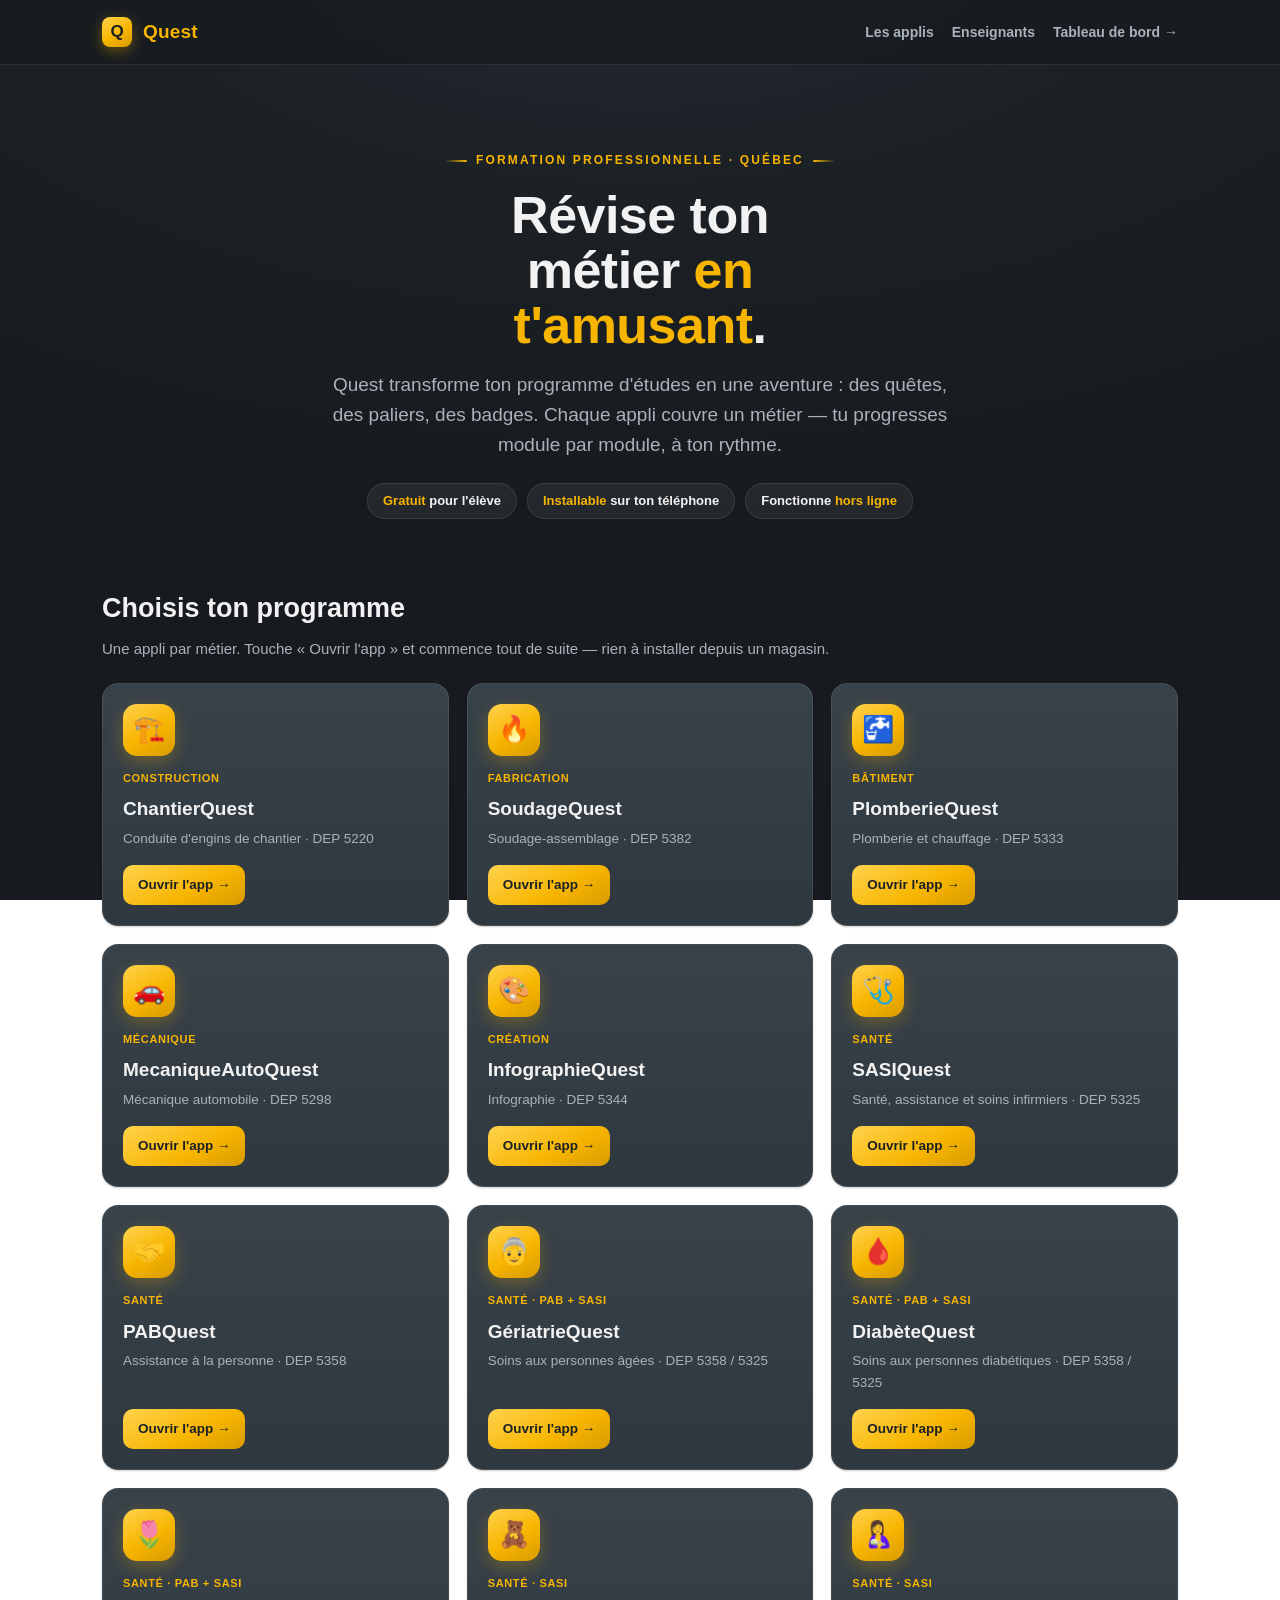
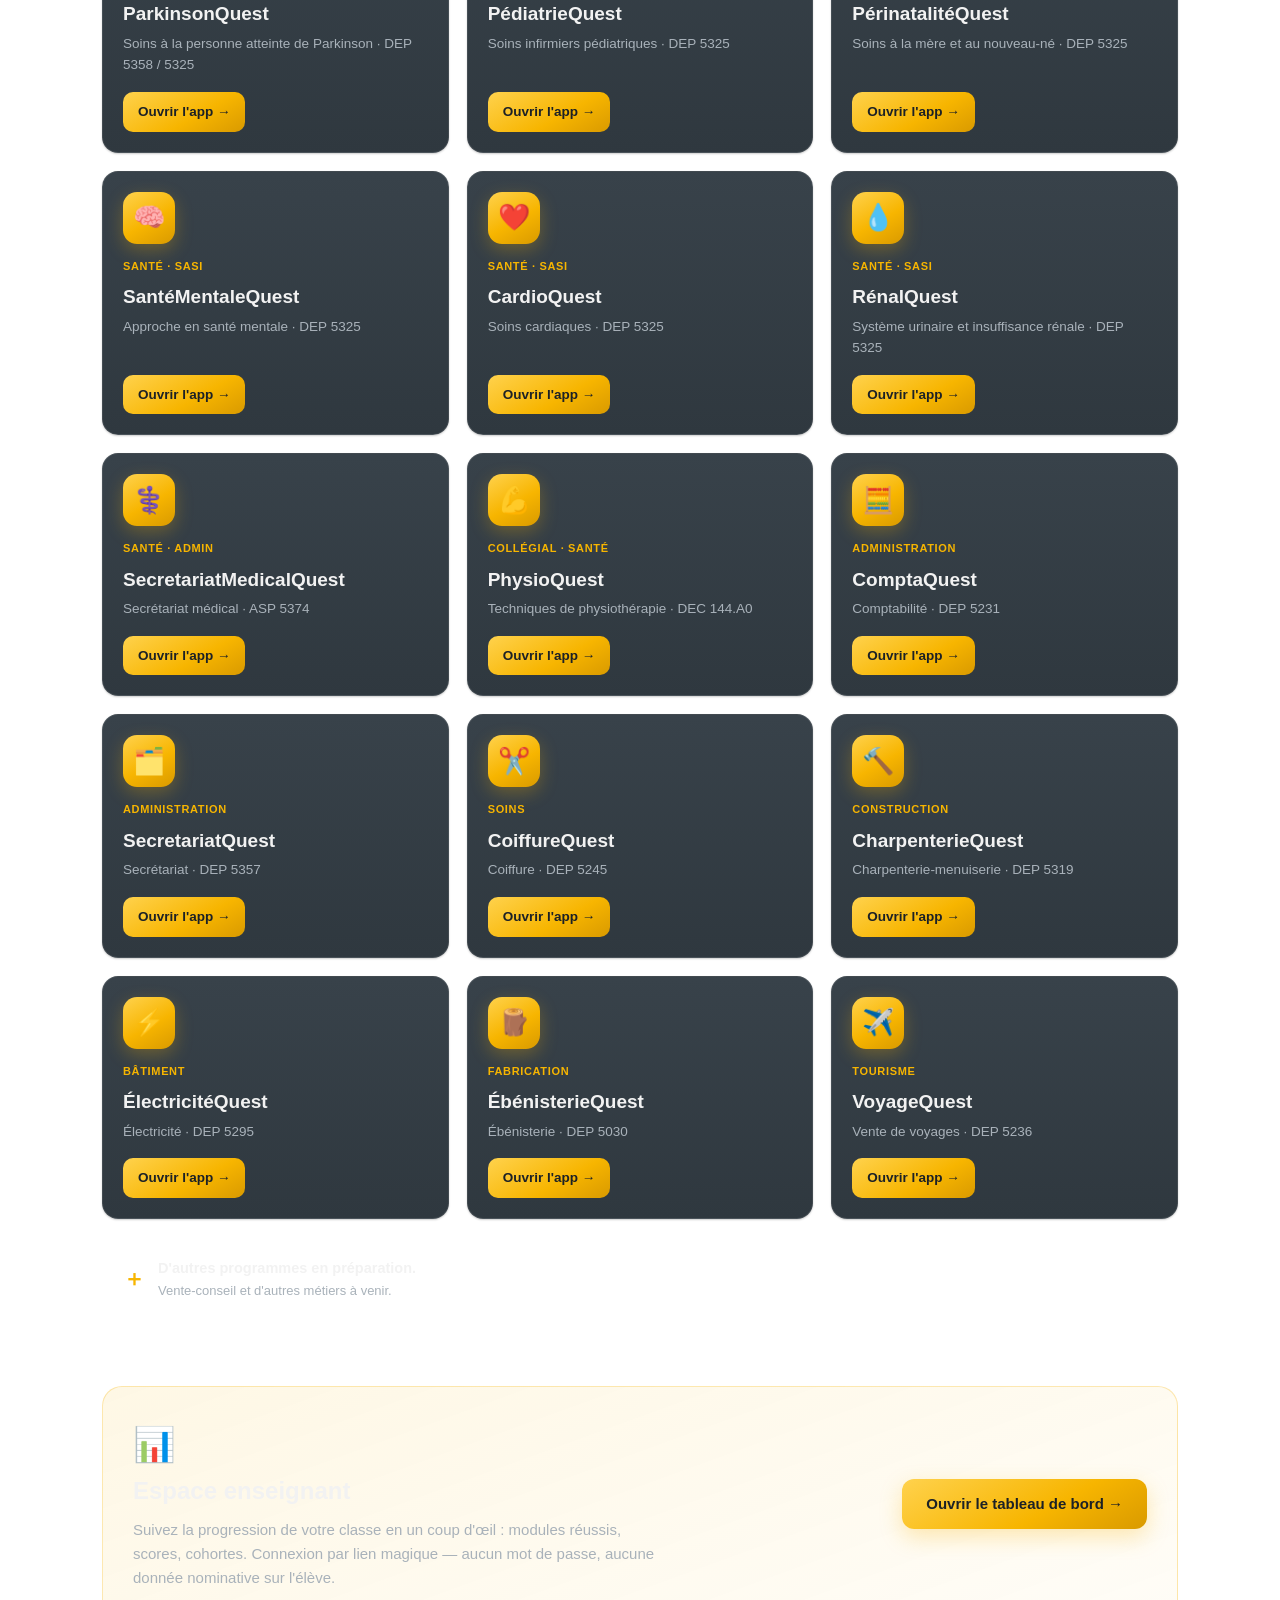
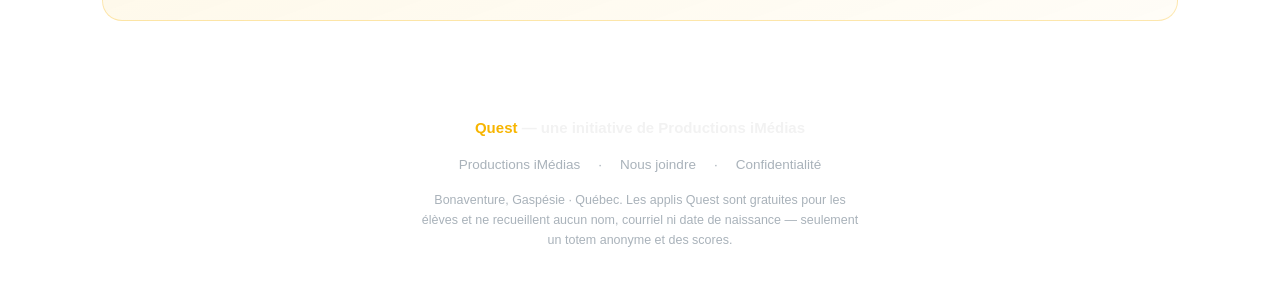
<file: index.html>
<!DOCTYPE html>
<html lang="fr">
<head>
<meta charset="UTF-8" />
<meta name="viewport" content="width=device-width, initial-scale=1, viewport-fit=cover" />
<title>Quest — révise ton métier en t'amusant</title>
<meta name="description" content="Quest : des applis de révision gamifiées pour la formation professionnelle au Québec. Gratuites, installables, hors ligne. Choisis ton programme et lance-toi." />
<meta name="theme-color" content="#1c2126" />
<meta property="og:title" content="Quest — révise ton métier en t'amusant" />
<meta property="og:description" content="Des applis de révision gamifiées pour la formation professionnelle au Québec. Gratuites et hors ligne." />
<meta property="og:type" content="website" />
<meta property="og:url" content="https://questedu.ca/" />
<link rel="icon" href="favicon.svg" type="image/svg+xml" />
<link rel="apple-touch-icon" href="favicon.svg" />
<link rel="manifest" href="manifest.json" />
<link rel="stylesheet" href="style.css" />
</head>
<body>

<header class="nav">
  <div class="wrap">
    <a class="brand" href="#top" aria-label="Quest — accueil">
      <span class="mk"><b>Q</b></span>
      <span class="wordmark"><span>Quest</span></span>
    </a>
    <nav class="navlinks">
      <a href="#apps">Les applis</a>
      <a class="hide-sm" href="#enseignant">Enseignants</a>
      <a href="https://prof.questedu.ca" target="_blank" rel="noopener">Tableau de bord →</a>
    </nav>
  </div>
</header>

<a id="top"></a>
<div class="wrap">
  <section class="hero">
    <p class="eyebrow">Formation professionnelle · Québec</p>
    <h1>Révise ton métier <em>en t'amusant</em>.</h1>
    <p class="lead">Quest transforme ton programme d'études en une aventure : des quêtes, des paliers, des badges. Chaque appli couvre un métier — tu progresses module par module, à ton rythme.</p>
    <div class="badges">
      <span class="pill"><b>Gratuit</b> pour l'élève</span>
      <span class="pill"><b>Installable</b> sur ton téléphone</span>
      <span class="pill">Fonctionne <b>hors ligne</b></span>
    </div>
  </section>
</div>

<section id="apps">
  <div class="sec-head">
    <h2>Choisis ton programme</h2>
    <p>Une appli par métier. Touche « Ouvrir l'app » et commence tout de suite — rien à installer depuis un magasin.</p>
  </div>
  <div class="wrap">
    <div class="apps">

      <a class="app-card" href="https://chantier.questedu.ca" target="_blank" rel="noopener">
        <div class="app-badge">🏗️</div>
        <div class="tag">Construction</div>
        <h3>ChantierQuest</h3>
        <p class="prog">Conduite d'engins de chantier · DEP 5220</p>
        <span class="open">Ouvrir l'app →</span>
      </a>

      <a class="app-card" href="https://soudage.questedu.ca" target="_blank" rel="noopener">
        <div class="app-badge">🔥</div>
        <div class="tag">Fabrication</div>
        <h3>SoudageQuest</h3>
        <p class="prog">Soudage-assemblage · DEP 5382</p>
        <span class="open">Ouvrir l'app →</span>
      </a>

      <a class="app-card" href="https://plomberie.questedu.ca" target="_blank" rel="noopener">
        <div class="app-badge">🚰</div>
        <div class="tag">Bâtiment</div>
        <h3>PlomberieQuest</h3>
        <p class="prog">Plomberie et chauffage · DEP 5333</p>
        <span class="open">Ouvrir l'app →</span>
      </a>

      <a class="app-card" href="https://mecanique.questedu.ca" target="_blank" rel="noopener">
        <div class="app-badge">🚗</div>
        <div class="tag">Mécanique</div>
        <h3>MecaniqueAutoQuest</h3>
        <p class="prog">Mécanique automobile · DEP 5298</p>
        <span class="open">Ouvrir l'app →</span>
      </a>

      <a class="app-card" href="https://infographie.questedu.ca" target="_blank" rel="noopener">
        <div class="app-badge">🎨</div>
        <div class="tag">Création</div>
        <h3>InfographieQuest</h3>
        <p class="prog">Infographie · DEP 5344</p>
        <span class="open">Ouvrir l'app →</span>
      </a>

      <a class="app-card" href="https://sasi.questedu.ca" target="_blank" rel="noopener">
        <div class="app-badge">🩺</div>
        <div class="tag">Santé</div>
        <h3>SASIQuest</h3>
        <p class="prog">Santé, assistance et soins infirmiers · DEP 5325</p>
        <span class="open">Ouvrir l'app →</span>
      </a>

      <a class="app-card" href="https://pab.questedu.ca" target="_blank" rel="noopener">
        <div class="app-badge">🤝</div>
        <div class="tag">Santé</div>
        <h3>PABQuest</h3>
        <p class="prog">Assistance à la personne · DEP 5358</p>
        <span class="open">Ouvrir l'app →</span>
      </a>

      <a class="app-card" href="https://geriatrie.questedu.ca" target="_blank" rel="noopener">
        <div class="app-badge">👵</div>
        <div class="tag">Santé · PAB + SASI</div>
        <h3>GériatrieQuest</h3>
        <p class="prog">Soins aux personnes âgées · DEP 5358 / 5325</p>
        <span class="open">Ouvrir l'app →</span>
      </a>

      <a class="app-card" href="https://diabete.questedu.ca" target="_blank" rel="noopener">
        <div class="app-badge">🩸</div>
        <div class="tag">Santé · PAB + SASI</div>
        <h3>DiabèteQuest</h3>
        <p class="prog">Soins aux personnes diabétiques · DEP 5358 / 5325</p>
        <span class="open">Ouvrir l'app →</span>
      </a>

      <a class="app-card" href="https://parkinson.questedu.ca" target="_blank" rel="noopener">
        <div class="app-badge">🌷</div>
        <div class="tag">Santé · PAB + SASI</div>
        <h3>ParkinsonQuest</h3>
        <p class="prog">Soins à la personne atteinte de Parkinson · DEP 5358 / 5325</p>
        <span class="open">Ouvrir l'app →</span>
      </a>

      <a class="app-card" href="https://pediatrie.questedu.ca" target="_blank" rel="noopener">
        <div class="app-badge">🧸</div>
        <div class="tag">Santé · SASI</div>
        <h3>PédiatrieQuest</h3>
        <p class="prog">Soins infirmiers pédiatriques · DEP 5325</p>
        <span class="open">Ouvrir l'app →</span>
      </a>

      <a class="app-card" href="https://perinatalite.questedu.ca" target="_blank" rel="noopener">
        <div class="app-badge">🤱</div>
        <div class="tag">Santé · SASI</div>
        <h3>PérinatalitéQuest</h3>
        <p class="prog">Soins à la mère et au nouveau-né · DEP 5325</p>
        <span class="open">Ouvrir l'app →</span>
      </a>

      <a class="app-card" href="https://santementale.questedu.ca" target="_blank" rel="noopener">
        <div class="app-badge">🧠</div>
        <div class="tag">Santé · SASI</div>
        <h3>SantéMentaleQuest</h3>
        <p class="prog">Approche en santé mentale · DEP 5325</p>
        <span class="open">Ouvrir l'app →</span>
      </a>

      <a class="app-card" href="https://cardio.questedu.ca" target="_blank" rel="noopener">
        <div class="app-badge">❤️</div>
        <div class="tag">Santé · SASI</div>
        <h3>CardioQuest</h3>
        <p class="prog">Soins cardiaques · DEP 5325</p>
        <span class="open">Ouvrir l'app →</span>
      </a>

      <a class="app-card" href="https://renal.questedu.ca" target="_blank" rel="noopener">
        <div class="app-badge">💧</div>
        <div class="tag">Santé · SASI</div>
        <h3>RénalQuest</h3>
        <p class="prog">Système urinaire et insuffisance rénale · DEP 5325</p>
        <span class="open">Ouvrir l'app →</span>
      </a>

      <a class="app-card" href="https://secmed.questedu.ca" target="_blank" rel="noopener">
        <div class="app-badge">⚕️</div>
        <div class="tag">Santé · Admin</div>
        <h3>SecretariatMedicalQuest</h3>
        <p class="prog">Secrétariat médical · ASP 5374</p>
        <span class="open">Ouvrir l'app →</span>
      </a>

      <a class="app-card" href="https://physio.questedu.ca" target="_blank" rel="noopener">
        <div class="app-badge">💪</div>
        <div class="tag">Collégial · Santé</div>
        <h3>PhysioQuest</h3>
        <p class="prog">Techniques de physiothérapie · DEC 144.A0</p>
        <span class="open">Ouvrir l'app →</span>
      </a>

      <a class="app-card" href="https://compta.questedu.ca" target="_blank" rel="noopener">
        <div class="app-badge">🧮</div>
        <div class="tag">Administration</div>
        <h3>ComptaQuest</h3>
        <p class="prog">Comptabilité · DEP 5231</p>
        <span class="open">Ouvrir l'app →</span>
      </a>

      <a class="app-card" href="https://secretariat.questedu.ca" target="_blank" rel="noopener">
        <div class="app-badge">🗂️</div>
        <div class="tag">Administration</div>
        <h3>SecretariatQuest</h3>
        <p class="prog">Secrétariat · DEP 5357</p>
        <span class="open">Ouvrir l'app →</span>
      </a>

      <a class="app-card" href="https://coiffure.questedu.ca" target="_blank" rel="noopener">
        <div class="app-badge">✂️</div>
        <div class="tag">Soins</div>
        <h3>CoiffureQuest</h3>
        <p class="prog">Coiffure · DEP 5245</p>
        <span class="open">Ouvrir l'app →</span>
      </a>

      <a class="app-card" href="https://charpenterie.questedu.ca" target="_blank" rel="noopener">
        <div class="app-badge">🔨</div>
        <div class="tag">Construction</div>
        <h3>CharpenterieQuest</h3>
        <p class="prog">Charpenterie-menuiserie · DEP 5319</p>
        <span class="open">Ouvrir l'app →</span>
      </a>

      <a class="app-card" href="https://electricite.questedu.ca" target="_blank" rel="noopener">
        <div class="app-badge">⚡</div>
        <div class="tag">Bâtiment</div>
        <h3>ÉlectricitéQuest</h3>
        <p class="prog">Électricité · DEP 5295</p>
        <span class="open">Ouvrir l'app →</span>
      </a>

      <a class="app-card" href="https://ebenisterie.questedu.ca" target="_blank" rel="noopener">
        <div class="app-badge">🪵</div>
        <div class="tag">Fabrication</div>
        <h3>ÉbénisterieQuest</h3>
        <p class="prog">Ébénisterie · DEP 5030</p>
        <span class="open">Ouvrir l'app →</span>
      </a>

      <a class="app-card" href="https://voyage.questedu.ca" target="_blank" rel="noopener">
        <div class="app-badge">✈️</div>
        <div class="tag">Tourisme</div>
        <h3>VoyageQuest</h3>
        <p class="prog">Vente de voyages · DEP 5236</p>
        <span class="open">Ouvrir l'app →</span>
      </a>

    </div>

    <div class="soon">
      <span class="plus">＋</span>
      <div><b>D'autres programmes en préparation.</b>
        <span>Vente-conseil et d'autres métiers à venir.</span></div>
    </div>
  </div>
</section>

<section id="enseignant">
  <div class="wrap">
    <div class="teacher">
      <div class="t-txt">
        <span class="t-emoji">📊</span>
        <h2>Espace enseignant</h2>
        <p>Suivez la progression de votre classe en un coup d'œil : modules réussis, scores, cohortes. Connexion par lien magique — aucun mot de passe, aucune donnée nominative sur l'élève.</p>
      </div>
      <a class="btn-gold" href="https://prof.questedu.ca" target="_blank" rel="noopener">Ouvrir le tableau de bord →</a>
    </div>
  </div>
</section>

<footer>
  <div class="wrap">
    <div class="fbrand"><span>Quest</span> — une initiative de Productions iMédias</div>
    <div class="flinks">
      <a href="https://productions-imedias.com" target="_blank" rel="noopener">Productions iMédias</a>
      <span>·</span>
      <a href="https://productions-imedias.com#contact" target="_blank" rel="noopener">Nous joindre</a>
      <span>·</span>
      <a href="https://productions-imedias.com/confidentialite" target="_blank" rel="noopener">Confidentialité</a>
    </div>
    <div class="fnote">Bonaventure, Gaspésie · Québec. Les applis Quest sont gratuites pour les élèves et ne recueillent aucun nom, courriel ni date de naissance — seulement un totem anonyme et des scores.</div>
  </div>
</footer>

</body>
</html>
</file>
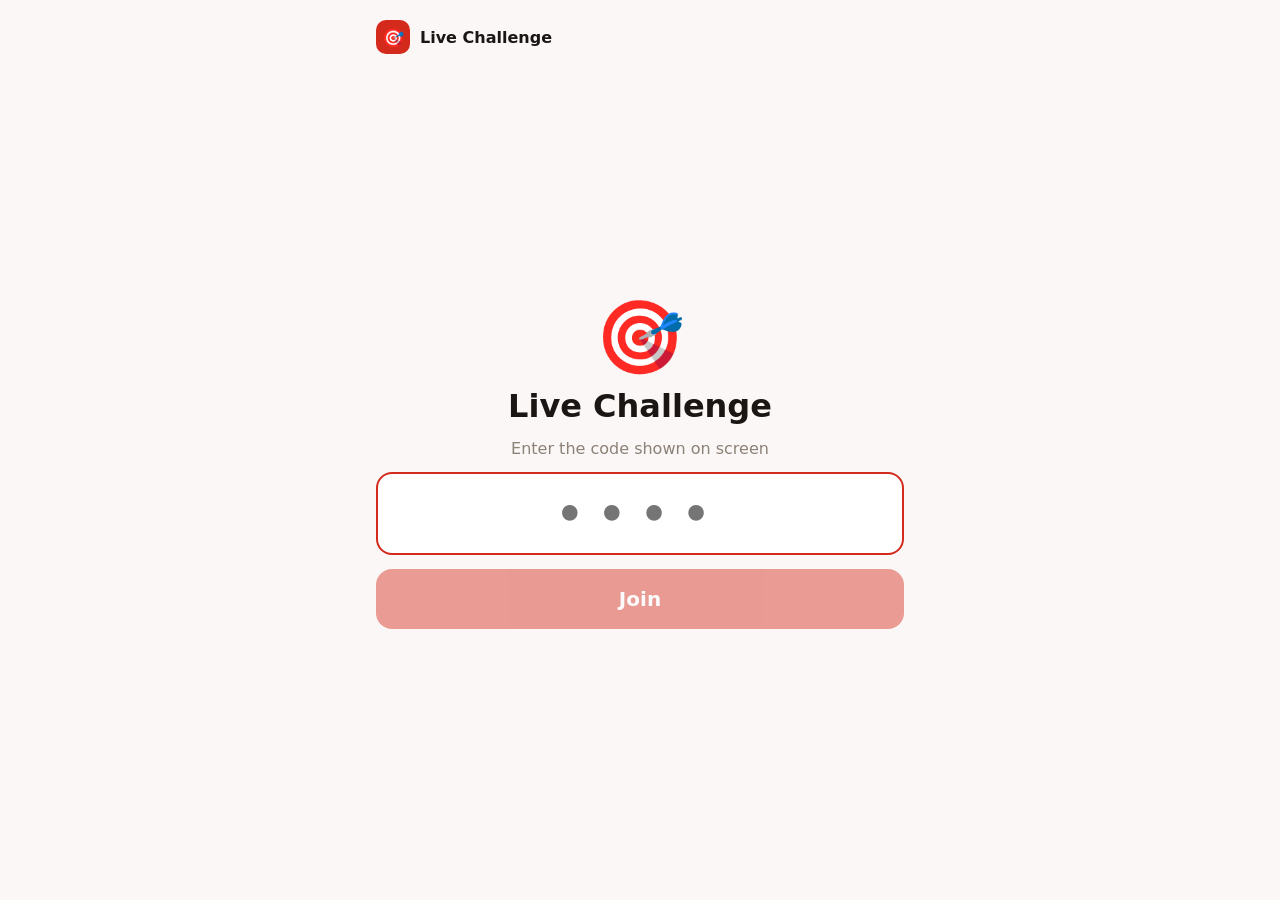
<file: defi/index.html>
<!DOCTYPE html>
<html lang="fr">
<head>
<meta charset="UTF-8" />
<meta name="viewport" content="width=device-width, initial-scale=1, viewport-fit=cover" />
<title>Défi en direct — Quest</title>
<meta name="description" content="Rejoins le défi de ta classe avec le code affiché à l'écran." />
<meta name="theme-color" content="#D42A1C" />
<link rel="icon" href="../favicon.svg" />
<style>
/* ============================================================
   Défi en direct — écran du joueur (téléphone de l'élève)
   Aucun nom, aucun compte, rien d'enregistré sur un serveur :
   le totem vit dans ce navigateur, les réponses passent en direct.
   ============================================================ */
:root{
  --rouge:#D42A1C; --rouge-f:#A81E12; --encre:#1B1614; --texte:#4A423E; --gris:#8C8177;
  --or:#BF831A; --turq:#3F7A8A; --violet:#6B3FA0; --vert:#2E8B57;
  --fond:#FAF7F6; --carte:#FFFDF9; --ligne:#E7DFD0; --rose:#FBE7E4; --sable:#F4EFEA;
  color-scheme: light;
}
@media (prefers-color-scheme: dark){ :root{ color-scheme: light; } html,body{ background:#FAF7F6 !important; color:#1B1614 !important; } }
*{ box-sizing:border-box; -webkit-tap-highlight-color: transparent; }
html,body{ margin:0; background:var(--fond); color:var(--encre); font-family:"Trebuchet MS", system-ui, sans-serif; }
body{ min-height:100vh; min-height:100dvh; }
button,input{ font:inherit; }
.ecran{ max-width:560px; margin:0 auto; padding:max(20px, env(safe-area-inset-top)) 16px max(24px, env(safe-area-inset-bottom)); min-height:100vh; min-height:100dvh; display:flex; flex-direction:column; }
.haut{ display:flex; align-items:center; gap:10px; font-weight:700; }
.haut .mk{ width:34px; height:34px; border-radius:10px; background:var(--rouge); color:#fff; display:grid; place-items:center; font-size:18px; }
.haut .moi{ margin-left:auto; background:var(--rose); color:var(--rouge-f); border-radius:999px; padding:6px 12px; font-size:14px; max-width:60%; white-space:nowrap; overflow:hidden; text-overflow:ellipsis; }
.centre{ flex:1; display:flex; flex-direction:column; justify-content:center; text-align:center; gap:14px; }
h1{ font-size:32px; margin:0; }
.sur{ font-size:12px; font-weight:700; letter-spacing:3px; color:var(--or); text-transform:uppercase; }
.muted{ color:var(--gris); }
.carte{ background:var(--carte); border:1px solid var(--ligne); border-radius:20px; padding:22px; box-shadow:0 2px 10px rgba(27,22,20,.06); }
.nip{ width:100%; text-align:center; font-size:44px; font-weight:800; letter-spacing:14px; padding:14px; border-radius:16px; border:2px solid var(--ligne); background:#fff; color:var(--encre); }
.nip:focus{ outline:none; border-color:var(--rouge); }
.btn{ width:100%; border:0; border-radius:16px; padding:18px; font-weight:700; font-size:20px; background:var(--rouge); color:#fff; }
.btn:disabled{ opacity:.45; }
.btn.sec{ background:var(--carte); color:var(--encre); border:1px solid var(--ligne); }
.erreur{ color:var(--rouge); font-weight:700; }
.gros{ font-size:72px; line-height:1; }
.totem{ font-size:28px; font-weight:800; }
.attente{ display:inline-flex; gap:6px; justify-content:center; }
.attente i{ width:10px; height:10px; border-radius:50%; background:var(--rouge); animation:saute 1s infinite ease-in-out; }
.attente i:nth-child(2){ animation-delay:.15s } .attente i:nth-child(3){ animation-delay:.3s }
@keyframes saute{ 0%,80%,100%{ transform:scale(.5); opacity:.4 } 40%{ transform:scale(1); opacity:1 } }
.qinfo{ display:flex; justify-content:space-between; align-items:center; margin:14px 0 8px; font-weight:700; color:var(--gris); }
.temps{ height:8px; border-radius:99px; background:var(--sable); overflow:hidden; }
.temps div{ height:100%; background:var(--rouge); transition:width .25s linear; }
.enonce{ font-size:19px; line-height:1.4; font-weight:700; margin:14px 0 16px; white-space:pre-line; }
.choix{ display:grid; gap:12px; }
.ch{ display:flex; align-items:center; gap:14px; width:100%; text-align:left; border:0; border-radius:16px; padding:16px; color:#fff; font-weight:700; font-size:17px; min-height:64px; }
.ch .l{ width:40px; height:40px; border-radius:12px; background:rgba(255,255,255,.22); display:grid; place-items:center; font-size:20px; flex:none; }
.c0{ background:var(--rouge); } .c1{ background:var(--turq); } .c2{ background:var(--or); } .c3{ background:var(--violet); }
.ch.choisi{ outline:5px solid var(--encre); outline-offset:2px; }
.ch.eteint{ opacity:.3; }
.ch:disabled{ cursor:default; }
.verdict{ border-radius:24px; padding:28px 20px; color:#fff; }
.verdict.ok{ background:var(--vert); } .verdict.non{ background:var(--rouge); } .verdict.rien{ background:var(--texte); }
.verdict .gros{ font-size:64px; }
.verdict h1{ font-size:30px; margin-top:8px; }
.verdict p{ margin:8px 0 0; font-size:18px; }
.rang{ font-size:20px; font-weight:700; }
.rang b{ color:var(--rouge); font-size:30px; }
.lien{ background:none; border:0; color:var(--gris); text-decoration:underline; font-size:15px; padding:8px; }
</style>
</head>
<body>
<div class="ecran" id="app"></div>

<script type="module">
import { createClient } from "/lib/supabase-2.119.2.esm.js";

const SUPABASE_URL = "https://gejmaxobebsamvfkkpoj.supabase.co";
const SUPABASE_KEY = "sb_publishable_jqf5eYy0Coka5d0-E86JJQ_bCiQDyvD";
const supabase = createClient(SUPABASE_URL, SUPABASE_KEY);

/* Mêmes listes que les apps Quest et que l'écran projeté (qui reconstruit le nom à partir des indices). */
const TOTEM_NOUNS = [["🦊","Renard","Fox","m"],["🦦","Loutre","Otter","f"],["🦫","Castor","Beaver","m"],["🦉","Hibou","Owl","m"],["🦡","Blaireau","Badger","m"],["🐺","Loup","Wolf","m"],["🦅","Aigle","Eagle","m"],["🐿️","Écureuil","Squirrel","m"],["🐗","Sanglier","Boar","m"],["🦔","Hérisson","Hedgehog","m"],["🐻","Ours","Bear","m"],["🦌","Cerf","Stag","m"],["🦆","Canard","Duck","m"],["🐇","Lièvre","Hare","m"],["🐢","Tortue","Turtle","f"],["🐸","Grenouille","Frog","f"],["🐝","Abeille","Bee","f"],["🐜","Fourmi","Ant","f"]];
const TOTEM_ADJ = [["Vaillant","Vaillante","Valiant"],["Rusé","Rusée","Cunning"],["Débrouillard","Débrouillarde","Resourceful"],["Malin","Maligne","Clever"],["Adroit","Adroite","Deft"],["Curieux","Curieuse","Curious"],["Ingénieux","Ingénieuse","Ingenious"],["Tenace","Tenace","Tenacious"],["Habile","Habile","Skillful"],["Vif","Vive","Quick"],["Futé","Futée","Sharp"],["Astucieux","Astucieuse","Astute"],["Persévérant","Persévérante","Persistent"],["Audacieux","Audacieuse","Bold"],["Minutieux","Minutieuse","Meticulous"],["Agile","Agile","Agile"],["Bricoleur","Bricoleuse","Handy"],["Éveillé","Éveillée","Bright"],["Appliqué","Appliquée","Diligent"],["Costaud","Costaude","Sturdy"]];
const tirer = () => ({ n: Math.floor(Math.random() * TOTEM_NOUNS.length), a: Math.floor(Math.random() * TOTEM_ADJ.length) });
function totemDe(t, lang) {
  const N = TOTEM_NOUNS[t.n], A = TOTEM_ADJ[t.a];
  return { emoji: N[0], nom: lang === "en" ? `${A[2]} ${N[2]}` : `${N[1]} ${N[3] === "f" ? A[1] : A[0]}` };
}

const TX = {
  fr: { titre: "Défi en direct", code: "Entre le code affiché à l'écran", entrer: "Entrer", cherche: "Recherche de la partie…", introuvable: "Aucune partie avec ce code. Vérifie les chiffres à l'écran.", ton: "Ton totem pour cette partie", changer: "Changer de totem", go: "C'est parti !", dedans: "Tu es dans la partie !", regarde: "Regarde l'écran : la première question arrive.", q: (i, n) => `Question ${i} sur ${n}`, envoye: "Réponse envoyée — attends les autres…", recu: "Réponse reçue ✓", trop: "Temps écoulé !", bravo: "Bonne réponse !", non: "Pas cette fois…", rien: "Pas de réponse", pts: (p) => `${p} points au total`, rang: (r, n) => `<b>${r}<sup>${r === 1 ? "er" : "e"}</sup></b> sur ${n}`, fini: "Partie terminée", podium: ["🥇 Tu gagnes le défi !", "🥈 Deuxième place !", "🥉 Troisième place !"], merci: "Bravo pour ta participation !", suspense: "Regarde l'écran !", suspense2: "Le podium se dévoile…", ferme: "La partie est terminée. Tu peux fermer cette page.", autre: "Rejoindre une autre partie", perdu: "Connexion perdue… on réessaie." },
  en: { titre: "Live Challenge", code: "Enter the code shown on screen", entrer: "Join", cherche: "Looking for the game…", introuvable: "No game with this code. Check the digits on screen.", ton: "Your totem for this game", changer: "Change totem", go: "Let's go!", dedans: "You're in!", regarde: "Watch the screen: the first question is coming.", q: (i, n) => `Question ${i} of ${n}`, envoye: "Answer sent — waiting for the others…", recu: "Answer received ✓", trop: "Time's up!", bravo: "Correct!", non: "Not this time…", rien: "No answer", pts: (p) => `${p} points in total`, rang: (r, n) => `<b>${r}${r === 1 ? "st" : r === 2 ? "nd" : r === 3 ? "rd" : "th"}</b> of ${n}`, fini: "Game over", podium: ["🥇 You win the challenge!", "🥈 Second place!", "🥉 Third place!"], merci: "Well played!", suspense: "Watch the screen!", suspense2: "The podium is being revealed…", ferme: "The game is over. You can close this page.", autre: "Join another game", perdu: "Connection lost… retrying." },
};
const esc = (s) => String(s ?? "").replace(/[&<>"']/g, (c) => ({ "&":"&amp;","<":"&lt;",">":"&gt;",'"':"&quot;","'":"&#39;" }[c]));
const lire = (k, d) => { try { const v = sessionStorage.getItem(k); return v ? JSON.parse(v) : d; } catch { return d; } };
const ecrire = (k, v) => { try { sessionStorage.setItem(k, JSON.stringify(v)); } catch {} };

const params = new URLSearchParams(location.search);
const S = {
  ecran: "code",          // code · recherche · totem · partie
  nip: (params.get("pin") || "").replace(/\D/g, "").slice(0, 4),
  erreur: "", canal: null, hid: null, seq: -1, etat: null,
  id: null, totem: null, inscrit: false, choix: null, choixI: -1, finLocale: 0,
  lang: (navigator.language || "fr").startsWith("en") ? "en" : "fr",
};
const tx = () => TX[S.etat?.lang || S.lang];

/* ---------------------------------------------------------- canal */
async function rejoindre(nip) {
  S.nip = nip; S.erreur = ""; S.ecran = "recherche"; rendre();
  if (S.canal) { try { await supabase.removeChannel(S.canal); } catch {} }
  S.hid = null; S.seq = -1; S.etat = null;
  S.canal = supabase.channel("defi-" + nip, { config: { broadcast: { self: false } } });
  S.canal.on("broadcast", { event: "etat" }, ({ payload }) => recevoirEtat(payload));
  S.canal.subscribe((s) => { if (s === "CHANNEL_ERROR" || s === "TIMED_OUT") { S.erreur = tx().perdu; rendre(); } });
  // L'écran projeté diffuse son état toutes les 1,5 s : sans nouvelles après 5 s, le code est faux.
  setTimeout(() => { if (!S.etat && S.ecran === "recherche") { S.ecran = "code"; S.erreur = tx().introuvable; rendre(); } }, 5000);
}
function recevoirEtat(e) {
  if (!e || typeof e.seq !== "number") return;
  if (S.hid && e.hid !== S.hid) return;      // on reste fidèle au premier écran projeté entendu
  if (!S.hid) S.hid = e.hid;
  if (e.seq <= S.seq) return;                // messages arrivés dans le désordre
  S.seq = e.seq;
  const avant = S.etat; S.etat = e;
  if (S.ecran === "recherche") {
    const memo = lire("defi_" + S.nip, null);
    S.id = memo?.id || Math.random().toString(36).slice(2, 12);
    S.totem = memo?.totem || tirer();
    S.ecran = memo ? "partie" : "totem";
    if (memo) annoncer(); else rendre();
  }
  S.inscrit = Array.isArray(e.inscrits) && e.inscrits.includes(S.id);
  if (S.ecran === "partie" && !S.inscrit) annoncer();   // perdu en route ? on se réannonce
  if (e.phase === "question") {
    const nouvelle = !avant || avant.phase !== "question" || avant.q?.i !== e.q.i;
    if (nouvelle) { S.choix = null; S.choixI = e.q.i; }
    S.finLocale = Date.now() + e.q.restant;
    if (S.choix !== null && !(e.repondu || []).includes(S.id)) envoyerReponse();   // réponse perdue : on la renvoie
  }
  if (S.ecran === "partie") rendreSiChange();
}
let signature = "";
function rendreSiChange() {
  const e = S.etat;
  const sig = [e.phase, e.q?.i, e.r?.i, S.choix, S.inscrit, (e.repondu || []).includes(S.id), e.scores?.[S.id]?.pts, e.lang, !!e.suspense].join("|");
  if (sig === signature) return;
  signature = sig; rendre();
}
function annoncer() {
  if (!S.canal) return;
  S.canal.send({ type: "broadcast", event: "rejoindre", payload: { id: S.id, n: S.totem.n, a: S.totem.a } });
}
function envoyerReponse() {
  S.canal.send({ type: "broadcast", event: "reponse", payload: { id: S.id, i: S.choixI, c: S.choix } });
}

/* ---------------------------------------------------------- rendu */
const $ = document.getElementById("app");
const haut = () => `<div class="haut"><span class="mk">🎯</span><span>${tx().titre}</span>${S.totem && S.ecran === "partie" ? `<span class="moi">${totemDe(S.totem, S.etat?.lang).emoji} ${esc(totemDe(S.totem, S.etat?.lang).nom)}</span>` : ""}</div>`;

function rendre() {
  if (S.ecran === "code" || S.ecran === "recherche") return rendreCode();
  if (S.ecran === "totem") return rendreTotem();
  const e = S.etat;
  if (!e) return;
  if (e.phase === "lobby") return rendreAttente();
  if (e.phase === "question") return rendreQuestion();
  if (e.phase === "resultat") return rendreResultat();
  if (e.phase === "fin") return rendreFin();
}
function rendreCode() {
  const t = tx(); const cherche = S.ecran === "recherche";
  $.innerHTML = `${haut()}<div class="centre">
    <div class="gros">🎯</div><h1>${t.titre}</h1><p class="muted" style="margin:0">${t.code}</p>
    <input class="nip" id="nip" inputmode="numeric" pattern="[0-9]*" maxlength="4" autocomplete="off" value="${esc(S.nip)}" placeholder="••••" ${cherche ? "disabled" : ""} />
    ${S.erreur ? `<div class="erreur">${esc(S.erreur)}</div>` : ""}
    <button class="btn" id="ok" ${S.nip.length === 4 && !cherche ? "" : "disabled"}>${cherche ? t.cherche : t.entrer}</button>
  </div>`;
  const inp = $.querySelector("#nip"), ok = $.querySelector("#ok");
  inp.addEventListener("input", () => { S.nip = inp.value.replace(/\D/g, "").slice(0, 4); inp.value = S.nip; ok.disabled = S.nip.length !== 4; });
  inp.addEventListener("keydown", (ev) => { if (ev.key === "Enter" && S.nip.length === 4) rejoindre(S.nip); });
  ok.addEventListener("click", () => rejoindre(S.nip));
  if (!cherche && !S.nip) inp.focus();
}
function rendreTotem() {
  const t = tx(); const tot = totemDe(S.totem, S.etat?.lang);
  $.innerHTML = `${haut()}<div class="centre">
    <div class="sur">${esc(S.etat?.app || "")}</div>
    <p class="muted" style="margin:0">${t.ton}</p>
    <div class="carte"><div class="gros">${tot.emoji}</div><div class="totem" style="margin-top:10px">${esc(tot.nom)}</div></div>
    <button class="btn sec" id="autre">🎲 ${t.changer}</button>
    <button class="btn" id="go">${t.go}</button>
  </div>`;
  $.querySelector("#autre").addEventListener("click", () => { S.totem = tirer(); rendreTotem(); });
  $.querySelector("#go").addEventListener("click", () => {
    ecrire("defi_" + S.nip, { id: S.id, totem: S.totem });
    S.ecran = "partie"; signature = ""; annoncer(); garderEcranAllume(); rendreSiChange();
  });
}
function rendreAttente() {
  const t = tx(); const tot = totemDe(S.totem, S.etat.lang);
  $.innerHTML = `${haut()}<div class="centre">
    <div class="gros">${tot.emoji}</div><div class="totem">${esc(tot.nom)}</div>
    <h1 style="font-size:26px">${S.inscrit ? t.dedans : t.cherche}</h1>
    <p class="muted" style="margin:0">${t.regarde}</p>
    <div class="attente"><i></i><i></i><i></i></div>
  </div>`;
}
function rendreQuestion() {
  const t = tx(); const q = S.etat.q;
  const repondu = S.choix !== null; const recu = (S.etat.repondu || []).includes(S.id);
  $.innerHTML = `${haut()}
    <div class="qinfo"><span>${t.q(q.i + 1, q.total)}</span><span id="sec"></span></div>
    <div class="temps"><div id="barre"></div></div>
    <div class="enonce">${esc(q.texte)}</div>
    <div class="choix">${q.choix.map((c, k) => `<button class="ch c${k} ${repondu ? (k === S.choix ? "choisi" : "eteint") : ""}" data-k="${k}" ${repondu ? "disabled" : ""}><span class="l">${"ABCD"[k]}</span><span>${esc(c)}</span></button>`).join("")}</div>
    ${repondu ? `<p class="muted" style="text-align:center;font-weight:700">${recu ? t.recu : t.envoye}</p>` : ""}`;
  $.querySelectorAll("[data-k]").forEach((b) => b.addEventListener("click", () => {
    if (S.choix !== null || Date.now() > S.finLocale) return;
    S.choix = Number(b.dataset.k); envoyerReponse();
    if (navigator.vibrate) navigator.vibrate(30);
    rendreSiChange();
  }));
  tic(q.duree || q.restant);
}
let ticId = null;
function tic(dureeInit) {
  clearInterval(ticId);
  const maj = () => {
    const r = Math.max(0, S.finLocale - Date.now());
    const b = document.getElementById("barre"), s = document.getElementById("sec");
    if (!b) return clearInterval(ticId);
    b.style.width = Math.min(100, (r / Math.max(dureeInit, 1)) * 100) + "%";
    s.textContent = Math.ceil(r / 1000) + " s";
    if (r <= 0 && S.choix === null) { $.querySelectorAll("[data-k]").forEach((x) => { x.disabled = true; x.classList.add("eteint"); }); s.textContent = tx().trop; clearInterval(ticId); }
  };
  maj(); ticId = setInterval(maj, 250);
}
function rendreResultat() {
  const t = tx(); const e = S.etat; const mon = e.scores?.[S.id];
  const ok = mon?.ok; const cls = ok === true ? "ok" : ok === false ? "non" : "rien";
  const bon = e.r.choix[e.r.bon];
  $.innerHTML = `${haut()}<div class="centre">
    <div class="verdict ${cls}">
      <div class="gros">${ok === true ? "✓" : ok === false ? "✗" : "⏱"}</div>
      <h1>${ok === true ? t.bravo : ok === false ? t.non : t.rien}</h1>
      ${ok === true ? `<p style="font-size:26px;font-weight:800">+${mon.gain}</p>` : `<p>✓ ${esc(bon)}</p>`}
    </div>
    ${mon ? `<div class="rang">${t.rang(mon.rang, e.nbJoueurs)}</div><div class="muted">${t.pts(mon.pts)}</div>` : ""}
    <div class="attente"><i></i><i></i><i></i></div>
  </div>`;
}
function rendreFin() {
  const t = tx(); const e = S.etat; const mon = e.scores?.[S.id];
  // Pendant que le podium se dévoile au projecteur, on garde la surprise.
  if (e.suspense) {
    $.innerHTML = `${haut()}<div class="centre"><div class="sur">${t.fini}</div><div class="gros">🥁</div><h1>${t.suspense}</h1><p class="muted">${t.suspense2}</p></div>`;
    return;
  }
  const r = mon?.rang;
  $.innerHTML = `${haut()}<div class="centre">
    <div class="sur">${t.fini}</div>
    <div class="gros">${r === 1 ? "🏆" : r && r <= 3 ? "🎉" : "👏"}</div>
    <h1>${r && r <= 3 ? t.podium[r - 1] : t.merci}</h1>
    ${mon ? `<div class="rang">${t.rang(r, e.nbJoueurs)}</div><div class="muted">${t.pts(mon.pts)}</div>` : ""}
    <p class="muted">${t.ferme}</p>
    <button class="lien" id="autre">${t.autre}</button>
  </div>`;
  $.querySelector("#autre").addEventListener("click", () => { S.ecran = "code"; S.nip = ""; S.erreur = ""; signature = ""; rendre(); });
}

/* Garde l'écran du téléphone allumé pendant la partie (si le navigateur le permet). */
async function garderEcranAllume() {
  try { if ("wakeLock" in navigator) { const w = await navigator.wakeLock.request("screen"); document.addEventListener("visibilitychange", () => { if (document.visibilityState === "visible") garderEcranAllume(); }, { once: true }); return w; } } catch {}
}

rendre();
if (S.nip.length === 4) rejoindre(S.nip);
</script>
</body>
</html>
</file>
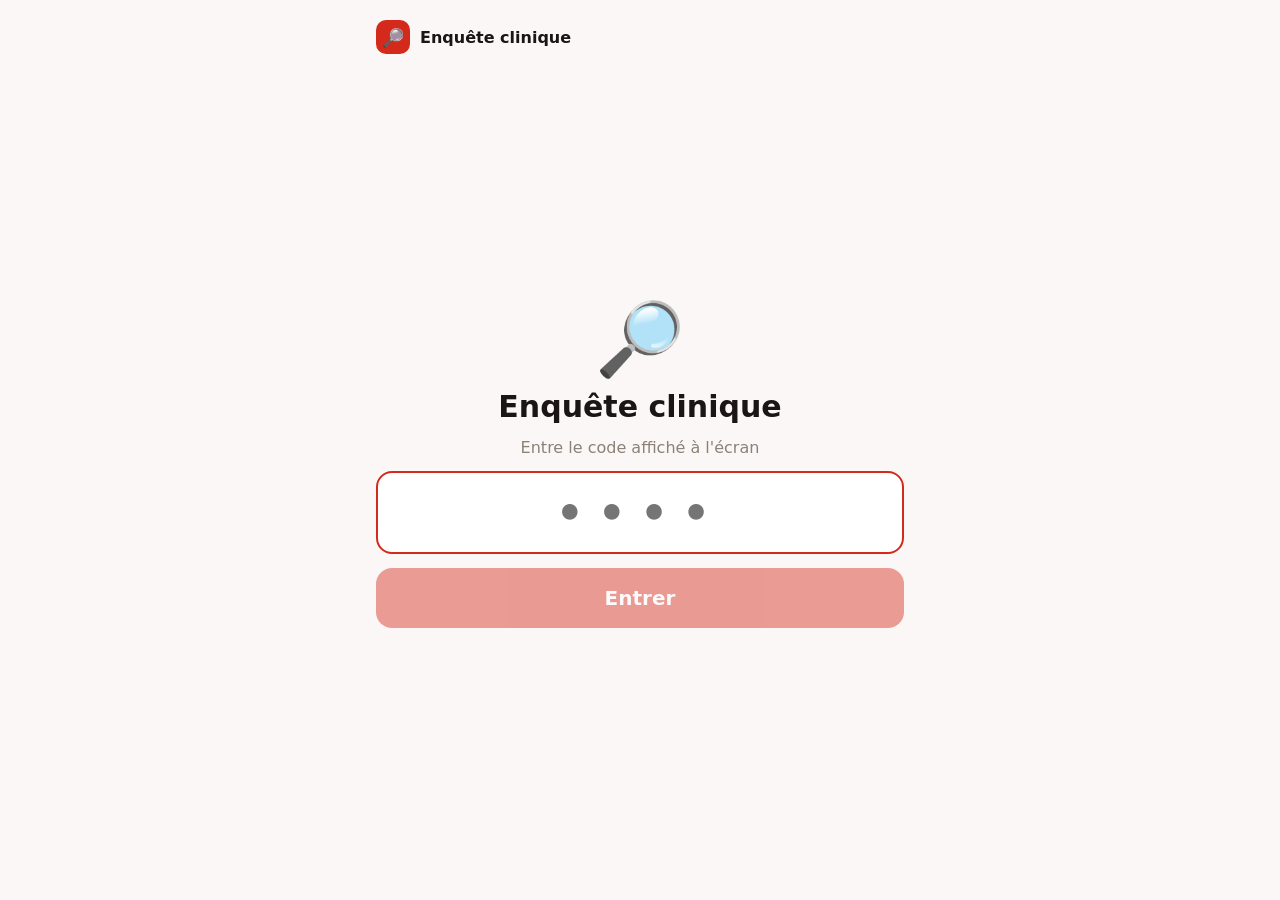
<file: enquete/index.html>
<!DOCTYPE html>
<html lang="fr">
<head>
<meta charset="UTF-8" />
<meta name="viewport" content="width=device-width, initial-scale=1, viewport-fit=cover" />
<title>Enquête clinique — Quest</title>
<meta name="description" content="Rejoins l'enquête clinique de ta classe avec le code affiché à l'écran." />
<meta name="theme-color" content="#D42A1C" />
<link rel="icon" href="../favicon.svg" />
<style>
/* ============================================================
   Enquête clinique — écran de l'élève (téléphone)
   Jeu coopératif : pas de points, pas de classement.
   Aucun nom, aucun compte, rien d'enregistré sur un serveur :
   le totem vit dans ce navigateur, les votes passent en direct.
   ============================================================ */
:root{
  --rouge:#D42A1C; --rouge-f:#A81E12; --encre:#1B1614; --texte:#4A423E; --gris:#8C8177;
  --or:#BF831A; --turq:#3F7A8A; --violet:#6B3FA0; --vert:#2E8B57;
  --fond:#FAF7F6; --carte:#FFFDF9; --ligne:#E7DFD0; --rose:#FBE7E4; --sable:#F4EFEA;
  color-scheme: light;
}
@media (prefers-color-scheme: dark){ :root{ color-scheme: light; } html,body{ background:#FAF7F6 !important; color:#1B1614 !important; } }
*{ box-sizing:border-box; -webkit-tap-highlight-color: transparent; }
html,body{ margin:0; background:var(--fond); color:var(--encre); font-family:"Trebuchet MS", system-ui, sans-serif; }
body{ min-height:100vh; min-height:100dvh; }
button,input{ font:inherit; }
.ecran{ max-width:560px; margin:0 auto; padding:max(20px, env(safe-area-inset-top)) 16px max(24px, env(safe-area-inset-bottom)); min-height:100vh; min-height:100dvh; display:flex; flex-direction:column; }
.haut{ display:flex; align-items:center; gap:10px; font-weight:700; }
.haut .mk{ width:34px; height:34px; border-radius:10px; background:var(--rouge); color:#fff; display:grid; place-items:center; font-size:18px; }
.haut .moi{ margin-left:auto; background:var(--rose); color:var(--rouge-f); border-radius:999px; padding:6px 12px; font-size:14px; max-width:60%; white-space:nowrap; overflow:hidden; text-overflow:ellipsis; }
.centre{ flex:1; display:flex; flex-direction:column; justify-content:center; text-align:center; gap:14px; }
h1{ font-size:30px; margin:0; }
.sur{ font-size:12px; font-weight:700; letter-spacing:3px; color:var(--or); text-transform:uppercase; }
.muted{ color:var(--gris); }
.carte{ background:var(--carte); border:1px solid var(--ligne); border-radius:20px; padding:20px; box-shadow:0 2px 10px rgba(27,22,20,.06); }
.nip{ width:100%; text-align:center; font-size:44px; font-weight:800; letter-spacing:14px; padding:14px; border-radius:16px; border:2px solid var(--ligne); background:#fff; color:var(--encre); }
.nip:focus{ outline:none; border-color:var(--rouge); }
.btn{ width:100%; border:0; border-radius:16px; padding:18px; font-weight:700; font-size:20px; background:var(--rouge); color:#fff; }
.btn:disabled{ opacity:.45; }
.btn.sec{ background:var(--carte); color:var(--encre); border:1px solid var(--ligne); }
.erreur{ color:var(--rouge); font-weight:700; }
.gros{ font-size:72px; line-height:1; }
.totem{ font-size:28px; font-weight:800; }
.attente{ display:inline-flex; gap:6px; justify-content:center; }
.attente i{ width:10px; height:10px; border-radius:50%; background:var(--rouge); animation:saute 1s infinite ease-in-out; }
.attente i:nth-child(2){ animation-delay:.15s } .attente i:nth-child(3){ animation-delay:.3s }
@keyframes saute{ 0%,80%,100%{ transform:scale(.5); opacity:.4 } 40%{ transform:scale(1); opacity:1 } }
/* Jauge commune */
.jauge{ margin:12px 0 4px; display:flex; align-items:center; gap:10px; font-size:13px; font-weight:700; color:var(--gris); }
.jauge .piste{ flex:1; height:12px; border-radius:99px; background:var(--sable); border:1px solid var(--ligne); overflow:hidden; }
.jauge .rempli{ height:100%; border-radius:99px; transition:width 1.2s ease, background-color 1.2s ease; }
.jauge .etiq{ color:#fff; padding:3px 9px; border-radius:999px; white-space:nowrap; }
/* Contenu */
.pat{ text-align:left; }
.pat b{ font-size:20px; }
.pat p{ font-size:17px; line-height:1.45; margin:10px 0 0; color:var(--texte); }
.indice{ text-align:left; display:flex; gap:12px; align-items:flex-start; }
.indice .ico{ font-size:30px; line-height:1; }
.indice .type{ font-size:11px; font-weight:700; letter-spacing:2px; text-transform:uppercase; color:var(--gris); }
.indice p{ margin:4px 0 0; font-size:17px; line-height:1.4; font-weight:700; }
.qinfo{ display:flex; justify-content:space-between; align-items:center; margin:12px 0 8px; font-weight:700; color:var(--gris); }
.temps{ height:8px; border-radius:99px; background:var(--sable); overflow:hidden; }
.temps div{ height:100%; background:var(--rouge); transition:width .25s linear; }
.enonce{ font-size:20px; line-height:1.35; font-weight:700; margin:14px 0 14px; }
.choix{ display:grid; gap:12px; }
.ch{ display:flex; align-items:center; gap:14px; width:100%; text-align:left; border:0; border-radius:16px; padding:15px; color:#fff; font-weight:700; font-size:17px; min-height:62px; line-height:1.3; }
.ch .l{ width:38px; height:38px; border-radius:12px; background:rgba(255,255,255,.22); display:grid; place-items:center; font-size:19px; flex:none; }
.c0{ background:var(--rouge); } .c1{ background:var(--turq); } .c2{ background:var(--or); } .c3{ background:var(--violet); }
.ch.choisi{ outline:5px solid var(--encre); outline-offset:2px; }
.ch.eteint{ opacity:.3; }
.ch:disabled{ cursor:default; }
.recu{ text-align:center; font-weight:700; color:var(--vert); margin-top:14px; }
.verdict{ border-radius:24px; padding:24px 18px; color:#fff; }
.verdict.ok{ background:var(--vert); } .verdict.non{ background:var(--or); } .verdict.rien{ background:var(--texte); }
.verdict .gros{ font-size:58px; }
.verdict h1{ font-size:26px; margin-top:8px; }
.verdict p{ margin:10px 0 0; font-size:17px; line-height:1.4; }
.retenir{ text-align:left; margin:6px 0 0; padding-left:20px; }
.retenir li{ margin-bottom:8px; line-height:1.4; color:var(--texte); }
.diag{ font-size:24px; font-weight:800; color:var(--rouge); }
.lien{ background:none; border:0; color:var(--gris); text-decoration:underline; font-size:15px; padding:8px; }
</style>
</head>
<body>
<div class="ecran" id="app"></div>

<script type="module">
import { createClient } from "/lib/supabase-2.119.2.esm.js";

const SUPABASE_URL = "https://gejmaxobebsamvfkkpoj.supabase.co";
const SUPABASE_KEY = "sb_publishable_jqf5eYy0Coka5d0-E86JJQ_bCiQDyvD";
const supabase = createClient(SUPABASE_URL, SUPABASE_KEY);

/* Mêmes listes que les apps Quest et que l'écran projeté (qui reconstruit le nom à partir des indices). */
const TOTEM_NOUNS = [["🦊","Renard","Fox","m"],["🦦","Loutre","Otter","f"],["🦫","Castor","Beaver","m"],["🦉","Hibou","Owl","m"],["🦡","Blaireau","Badger","m"],["🐺","Loup","Wolf","m"],["🦅","Aigle","Eagle","m"],["🐿️","Écureuil","Squirrel","m"],["🐗","Sanglier","Boar","m"],["🦔","Hérisson","Hedgehog","m"],["🐻","Ours","Bear","m"],["🦌","Cerf","Stag","m"],["🦆","Canard","Duck","m"],["🐇","Lièvre","Hare","m"],["🐢","Tortue","Turtle","f"],["🐸","Grenouille","Frog","f"],["🐝","Abeille","Bee","f"],["🐜","Fourmi","Ant","f"]];
const TOTEM_ADJ = [["Vaillant","Vaillante","Valiant"],["Rusé","Rusée","Cunning"],["Débrouillard","Débrouillarde","Resourceful"],["Malin","Maligne","Clever"],["Adroit","Adroite","Deft"],["Curieux","Curieuse","Curious"],["Ingénieux","Ingénieuse","Ingenious"],["Tenace","Tenace","Tenacious"],["Habile","Habile","Skillful"],["Vif","Vive","Quick"],["Futé","Futée","Sharp"],["Astucieux","Astucieuse","Astute"],["Persévérant","Persévérante","Persistent"],["Audacieux","Audacieuse","Bold"],["Minutieux","Minutieuse","Meticulous"],["Agile","Agile","Agile"],["Bricoleur","Bricoleuse","Handy"],["Éveillé","Éveillée","Bright"],["Appliqué","Appliquée","Diligent"],["Costaud","Costaude","Sturdy"]];
const tirer = () => ({ n: Math.floor(Math.random() * TOTEM_NOUNS.length), a: Math.floor(Math.random() * TOTEM_ADJ.length) });
function totemDe(t) {
  const N = TOTEM_NOUNS[t.n], A = TOTEM_ADJ[t.a];
  return { emoji: N[0], nom: `${N[1]} ${N[3] === "f" ? A[1] : A[0]}` };
}
const TYPES = { signes: ["🩺", "Signes vitaux"], parole: ["💬", "Ce qu'on te dit"], observation: ["👀", "Observation"], resultat: ["🧪", "Résultat"], dossier: ["📋", "Dossier et médication"] };
function etiquette(v) {
  if (v < 25) return ["Critique", "#D42A1C"];
  if (v < 50) return ["Préoccupant", "#BF831A"];
  if (v < 75) return ["Stable", "#3F7A8A"];
  return ["En voie d'amélioration", "#2E8B57"];
}

const esc = (s) => String(s ?? "").replace(/[&<>"']/g, (c) => ({ "&":"&amp;","<":"&lt;",">":"&gt;",'"':"&quot;","'":"&#39;" }[c]));
const lire = (k, d) => { try { const v = sessionStorage.getItem(k); return v ? JSON.parse(v) : d; } catch { return d; } };
const ecrire = (k, v) => { try { sessionStorage.setItem(k, JSON.stringify(v)); } catch {} };

const params = new URLSearchParams(location.search);
const S = {
  ecran: "code",          // code · recherche · totem · partie
  nip: (params.get("pin") || "").replace(/\D/g, "").slice(0, 4),
  erreur: "", canal: null, hid: null, seq: -1, etat: null,
  id: null, totem: null, inscrit: false,
  vk: null, choix: null, finLocale: 0,   // vote en cours : clé ("h" ou n° d'étape) et choix
  monHypo: null,                          // texte de mon hypothèse (pour le dénouement)
};

/* ---------------------------------------------------------- canal */
async function rejoindre(nip) {
  S.nip = nip; S.erreur = ""; S.ecran = "recherche"; rendre();
  if (S.canal) { try { await supabase.removeChannel(S.canal); } catch {} }
  S.hid = null; S.seq = -1; S.etat = null;
  S.canal = supabase.channel("enquete-" + nip, { config: { broadcast: { self: false } } });
  S.canal.on("broadcast", { event: "etat" }, ({ payload }) => recevoirEtat(payload));
  S.canal.subscribe((s) => { if (s === "CHANNEL_ERROR" || s === "TIMED_OUT") { S.erreur = "Connexion perdue… on réessaie."; rendre(); } });
  // L'écran projeté diffuse son état toutes les 1,5 s : sans nouvelles après 5 s, le code est faux.
  setTimeout(() => { if (!S.etat && S.ecran === "recherche") { S.ecran = "code"; S.erreur = "Aucune enquête avec ce code. Vérifie les chiffres à l'écran."; rendre(); } }, 5000);
}
function recevoirEtat(e) {
  if (!e || typeof e.seq !== "number") return;
  if (S.hid && e.hid !== S.hid) return;      // on reste fidèle au premier écran projeté entendu
  if (!S.hid) S.hid = e.hid;
  if (e.seq <= S.seq) return;                // messages arrivés dans le désordre
  S.seq = e.seq;
  S.etat = e;
  if (S.ecran === "recherche") {
    const memo = lire("enquete_" + S.nip, null);
    S.id = memo?.id || Math.random().toString(36).slice(2, 12);
    S.totem = memo?.totem || tirer();
    S.ecran = memo ? "partie" : "totem";
    if (memo) annoncer(); else rendre();
  }
  S.inscrit = Array.isArray(e.inscrits) && e.inscrits.includes(S.id);
  if (S.ecran === "partie" && !S.inscrit && e.phase !== "ferme") annoncer();   // perdu en route ? on se réannonce
  if (e.v) {
    if (S.vk !== e.v.cle) { S.vk = e.v.cle; S.choix = null; }
    S.finLocale = Date.now() + e.v.restant;
    if (S.choix !== null && !(e.repondu || []).includes(S.id)) envoyerVote();   // vote perdu : on le renvoie
  }
  if (e.phase === "lobby") S.monHypo = null;   // nouveau cas
  if (S.ecran === "partie") rendreSiChange();
}
let signature = "";
function rendreSiChange() {
  const e = S.etat;
  const sig = [e.phase, e.titre, e.e, e.v?.cle, S.choix, S.inscrit, (e.repondu || []).includes(S.id), e.jauge, !!e.suspense, e.nbHypo].join("|");
  if (sig === signature) return;
  signature = sig; rendre();
}
function annoncer() {
  if (!S.canal || !S.totem) return;
  S.canal.send({ type: "broadcast", event: "rejoindre", payload: { id: S.id, n: S.totem.n, a: S.totem.a } });
}
function envoyerVote() {
  S.canal.send({ type: "broadcast", event: "vote", payload: { id: S.id, k: S.vk, c: S.choix } });
}

/* ---------------------------------------------------------- rendu */
const $ = document.getElementById("app");
const haut = () => `<div class="haut"><span class="mk">🔎</span><span>Enquête clinique</span>${S.totem && S.ecran === "partie" ? `<span class="moi">${totemDe(S.totem).emoji} ${esc(totemDe(S.totem).nom)}</span>` : ""}</div>`;
const jauge = () => {
  const v = S.etat?.jauge;
  if (typeof v !== "number") return "";
  const [lbl, coul] = etiquette(v);
  return `<div class="jauge"><span>État du patient</span><div class="piste"><div class="rempli" style="width:${v}%;background:${coul}"></div></div><span class="etiq" style="background:${coul}">${lbl}</span></div>`;
};
const patient = (avecTexte) => {
  const p = S.etat.patient; if (!p) return "";
  return `<div class="carte pat"><div class="sur">📁 Dossier</div><b>${esc(p.nom)}, ${p.age} ans</b><div class="muted">${esc(p.milieu)}</div>${avecTexte && S.etat.ouverture ? `<p>${esc(S.etat.ouverture)}</p>` : ""}</div>`;
};
const indice = () => {
  const i = S.etat.indice; if (!i) return "";
  const [ico, lbl] = TYPES[i.type] || ["🔎", "Indice"];
  return `<div class="carte indice"><span class="ico">${ico}</span><div><div class="type">Indice ${S.etat.e + 1} sur ${S.etat.total} · ${lbl}</div><p>${esc(i.texte)}</p></div></div>`;
};

function rendre() {
  if (S.ecran === "code" || S.ecran === "recherche") return rendreCode();
  if (S.ecran === "totem") return rendreTotem();
  const e = S.etat;
  if (!e) return;
  const f = { lobby: rendreAttente, entracte: rendreEntracte, dossier: rendreDossier, hypothese: rendreVote, hypoFin: rendreHypoFin,
    indice: rendreIndice, decision: rendreVote, resultat: rendreResultat, denouement: rendreDenouement, ferme: rendreFerme }[e.phase];
  if (f) f();
}
function rendreCode() {
  const cherche = S.ecran === "recherche";
  $.innerHTML = `${haut()}<div class="centre">
    <div class="gros">🔎</div><h1>Enquête clinique</h1><p class="muted" style="margin:0">Entre le code affiché à l'écran</p>
    <input class="nip" id="nip" inputmode="numeric" pattern="[0-9]*" maxlength="4" autocomplete="off" value="${esc(S.nip)}" placeholder="••••" ${cherche ? "disabled" : ""} />
    ${S.erreur ? `<div class="erreur">${esc(S.erreur)}</div>` : ""}
    <button class="btn" id="ok" ${S.nip.length === 4 && !cherche ? "" : "disabled"}>${cherche ? "Recherche de l'enquête…" : "Entrer"}</button>
  </div>`;
  const inp = $.querySelector("#nip"), ok = $.querySelector("#ok");
  inp.addEventListener("input", () => { S.nip = inp.value.replace(/\D/g, "").slice(0, 4); inp.value = S.nip; ok.disabled = S.nip.length !== 4; });
  inp.addEventListener("keydown", (ev) => { if (ev.key === "Enter" && S.nip.length === 4) rejoindre(S.nip); });
  ok.addEventListener("click", () => rejoindre(S.nip));
  if (!cherche && !S.nip) inp.focus();
}
function rendreTotem() {
  const tot = totemDe(S.totem);
  $.innerHTML = `${haut()}<div class="centre">
    <div class="sur">Ton équipe d'enquête</div>
    <p class="muted" style="margin:0">Ton totem pour cette enquête</p>
    <div class="carte"><div class="gros">${tot.emoji}</div><div class="totem" style="margin-top:10px">${esc(tot.nom)}</div></div>
    <button class="btn sec" id="autre">🎲 Changer de totem</button>
    <button class="btn" id="go">C'est parti !</button>
  </div>`;
  $.querySelector("#autre").addEventListener("click", () => { S.totem = tirer(); rendreTotem(); });
  $.querySelector("#go").addEventListener("click", () => {
    ecrire("enquete_" + S.nip, { id: S.id, totem: S.totem });
    S.ecran = "partie"; signature = ""; annoncer(); garderEcranAllume(); rendreSiChange();
  });
}
function rendreAttente() {
  const tot = totemDe(S.totem);
  $.innerHTML = `${haut()}<div class="centre">
    <div class="gros">${tot.emoji}</div><div class="totem">${esc(tot.nom)}</div>
    <h1 style="font-size:26px">${S.inscrit ? "Tu es dans l'équipe !" : "Connexion à l'enquête…"}</h1>
    ${S.etat.titre ? `<div class="sur">Cas · ${esc(S.etat.titre)}</div>` : ""}
    <p class="muted" style="margin:0">Toute la classe enquête ensemble. Regarde l'écran : le dossier arrive.</p>
    <div class="attente"><i></i><i></i><i></i></div>
  </div>`;
}
function rendreEntracte() {
  $.innerHTML = `${haut()}<div class="centre">
    <div class="gros">🗂️</div><h1 style="font-size:26px">Prochain cas en préparation…</h1>
    <p class="muted" style="margin:0">Garde cette page ouverte : tu restes dans l'équipe.</p>
    <div class="attente"><i></i><i></i><i></i></div>
  </div>`;
}
function rendreDossier() {
  $.innerHTML = `${haut()}${jauge()}<div class="centre" style="justify-content:flex-start;margin-top:10px">
    ${patient(true)}
    <p class="muted" style="margin:0">Lis le dossier avec la classe. Tu vas bientôt choisir ton hypothèse de départ.</p>
  </div>`;
}
function rendreVote() {
  const e = S.etat, v = e.v, hypo = v.cle === "h";
  const repondu = S.choix !== null; const recu = (e.repondu || []).includes(S.id);
  $.innerHTML = `${haut()}${jauge()}
    ${hypo ? patient(false) : indice()}
    <div class="qinfo"><span>${hypo ? "Hypothèse de départ 🔒" : `Décision ${e.e + 1} sur ${e.total}`}</span><span id="sec"></span></div>
    <div class="temps"><div id="barre"></div></div>
    <div class="enonce">${esc(v.texte)}</div>
    <div class="choix">${v.choix.map((c, k) => `<button class="ch c${k} ${repondu ? (k === S.choix ? "choisi" : "eteint") : ""}" data-k="${k}" ${repondu ? "disabled" : ""}><span class="l">${"ABCD"[k]}</span><span>${esc(c)}</span></button>`).join("")}</div>
    ${repondu ? `<p class="recu">${recu ? (hypo ? "Hypothèse reçue ✓ Elle reste secrète jusqu'au dénouement." : "Vote reçu ✓") : "Envoi…"}</p>` : ""}`;
  $.querySelectorAll("[data-k]").forEach((b) => b.addEventListener("click", () => {
    if (S.choix !== null || Date.now() > S.finLocale) return;
    S.choix = Number(b.dataset.k);
    if (hypo) S.monHypo = v.choix[S.choix];
    envoyerVote();
    if (navigator.vibrate) navigator.vibrate(30);
    rendreSiChange();
  }));
  tic(v.duree || v.restant);
}
let ticId = null;
function tic(dureeInit) {
  clearInterval(ticId);
  const maj = () => {
    const r = Math.max(0, S.finLocale - Date.now());
    const b = document.getElementById("barre"), s = document.getElementById("sec");
    if (!b) return clearInterval(ticId);
    b.style.width = Math.min(100, (r / Math.max(dureeInit, 1)) * 100) + "%";
    s.textContent = Math.ceil(r / 1000) + " s";
    if (r <= 0 && S.choix === null) { $.querySelectorAll("[data-k]").forEach((x) => { x.disabled = true; x.classList.add("eteint"); }); s.textContent = "Temps écoulé !"; clearInterval(ticId); }
  };
  maj(); ticId = setInterval(maj, 250);
}
function rendreHypoFin() {
  const a = (S.etat.aVote || []).includes(S.id);
  $.innerHTML = `${haut()}${jauge()}<div class="centre">
    <div class="gros">🔒</div>
    <h1 style="font-size:24px">${a ? "Ton hypothèse est sous scellé." : "Pas d'hypothèse cette fois."}</h1>
    ${a && S.monHypo ? `<p class="muted" style="margin:0">Ton pari : <b>${esc(S.monHypo)}</b></p>` : ""}
    <p class="muted" style="margin:0">${S.etat.nbHypo} hypothèse${S.etat.nbHypo > 1 ? "s" : ""} dans la classe. On verra au dénouement qui avait vu juste. Place aux indices !</p>
  </div>`;
}
function rendreIndice() {
  $.innerHTML = `${haut()}${jauge()}<div class="centre" style="justify-content:flex-start;margin-top:10px">
    ${indice()}
    <p class="muted" style="margin:0">Observe bien. Qu'est-ce que cet indice t'apprend ? Le vote arrive.</p>
  </div>`;
}
function rendreResultat() {
  const e = S.etat, r = e.r;
  const juste = (e.justes || []).includes(S.id), vote = (e.votants || []).includes(S.id);
  const cls = juste ? "ok" : vote ? "non" : "rien";
  const bon = r.choix[r.bon];
  $.innerHTML = `${haut()}${jauge()}<div class="centre">
    <div class="verdict ${cls}">
      <div class="gros">${juste ? "✓" : vote ? "↺" : "⏱"}</div>
      <h1>${juste ? "Bonne conduite !" : vote ? "Pas la meilleure conduite" : "Pas de vote"}</h1>
      ${juste ? "" : `<p>✓ ${esc(bon)}</p>`}
    </div>
    <div class="muted" style="font-weight:700">${e.r.comptes.reduce((s, x) => s + x, 0) ? `${r.pct} % de la classe a vu juste` : ""}</div>
    <div class="carte" style="text-align:left"><div class="sur">La suite</div><p style="margin:8px 0 0;line-height:1.4">${esc(r.suite)}</p></div>
  </div>`;
}
function rendreDenouement() {
  const e = S.etat;
  if (e.suspense || !e.d) {
    $.innerHTML = `${haut()}<div class="centre"><div class="sur">Dénouement</div><div class="gros">🔎</div><h1>Regarde l'écran !</h1><p class="muted">Ce qui se passait vraiment…</p></div>`;
    return;
  }
  const d = e.d;
  const juste = (e.hypoJustes || []).includes(S.id), a = (e.aVote || []).includes(S.id);
  $.innerHTML = `${haut()}${jauge()}<div class="centre" style="justify-content:flex-start;margin-top:10px">
    <div class="sur">Ce qui se passait vraiment</div>
    <div class="diag">${esc(d.titre)}</div>
    <div class="verdict ${juste ? "ok" : a ? "non" : "rien"}">
      <h1 style="margin:0">${juste ? "🎯 Tu avais vu juste dès le départ !" : a ? "Ton hypothèse de départ était différente." : "Tu n'avais pas d'hypothèse de départ."}</h1>
      <p>${d.nbJustes} sur ${d.nbHypo} dans la classe avaient vu juste.</p>
    </div>
    <div class="carte" style="text-align:left"><div class="sur">À retenir</div><ol class="retenir">${d.aRetenir.map((t) => `<li>${esc(t)}</li>`).join("")}</ol></div>
    <p class="muted" style="margin:0">Bravo pour ton enquête ! Garde la page ouverte : un autre cas peut suivre.</p>
  </div>`;
}
function rendreFerme() {
  $.innerHTML = `${haut()}<div class="centre">
    <div class="gros">👏</div><h1>Enquête terminée</h1>
    <p class="muted">Merci pour ta participation ! Tu peux fermer cette page.</p>
    <button class="lien" id="autre">Rejoindre une autre enquête</button>
  </div>`;
  $.querySelector("#autre").addEventListener("click", async () => {
    if (S.canal) { try { await supabase.removeChannel(S.canal); } catch {} S.canal = null; }
    S.ecran = "code"; S.nip = ""; S.erreur = ""; S.etat = null; signature = ""; rendre();
  });
}

/* Garde l'écran du téléphone allumé pendant la partie (si le navigateur le permet). */
async function garderEcranAllume() {
  try { if ("wakeLock" in navigator) { const w = await navigator.wakeLock.request("screen"); document.addEventListener("visibilitychange", () => { if (document.visibilityState === "visible") garderEcranAllume(); }, { once: true }); return w; } } catch {}
}

rendre();
if (S.nip.length === 4) rejoindre(S.nip);
</script>
</body>
</html>
</file>
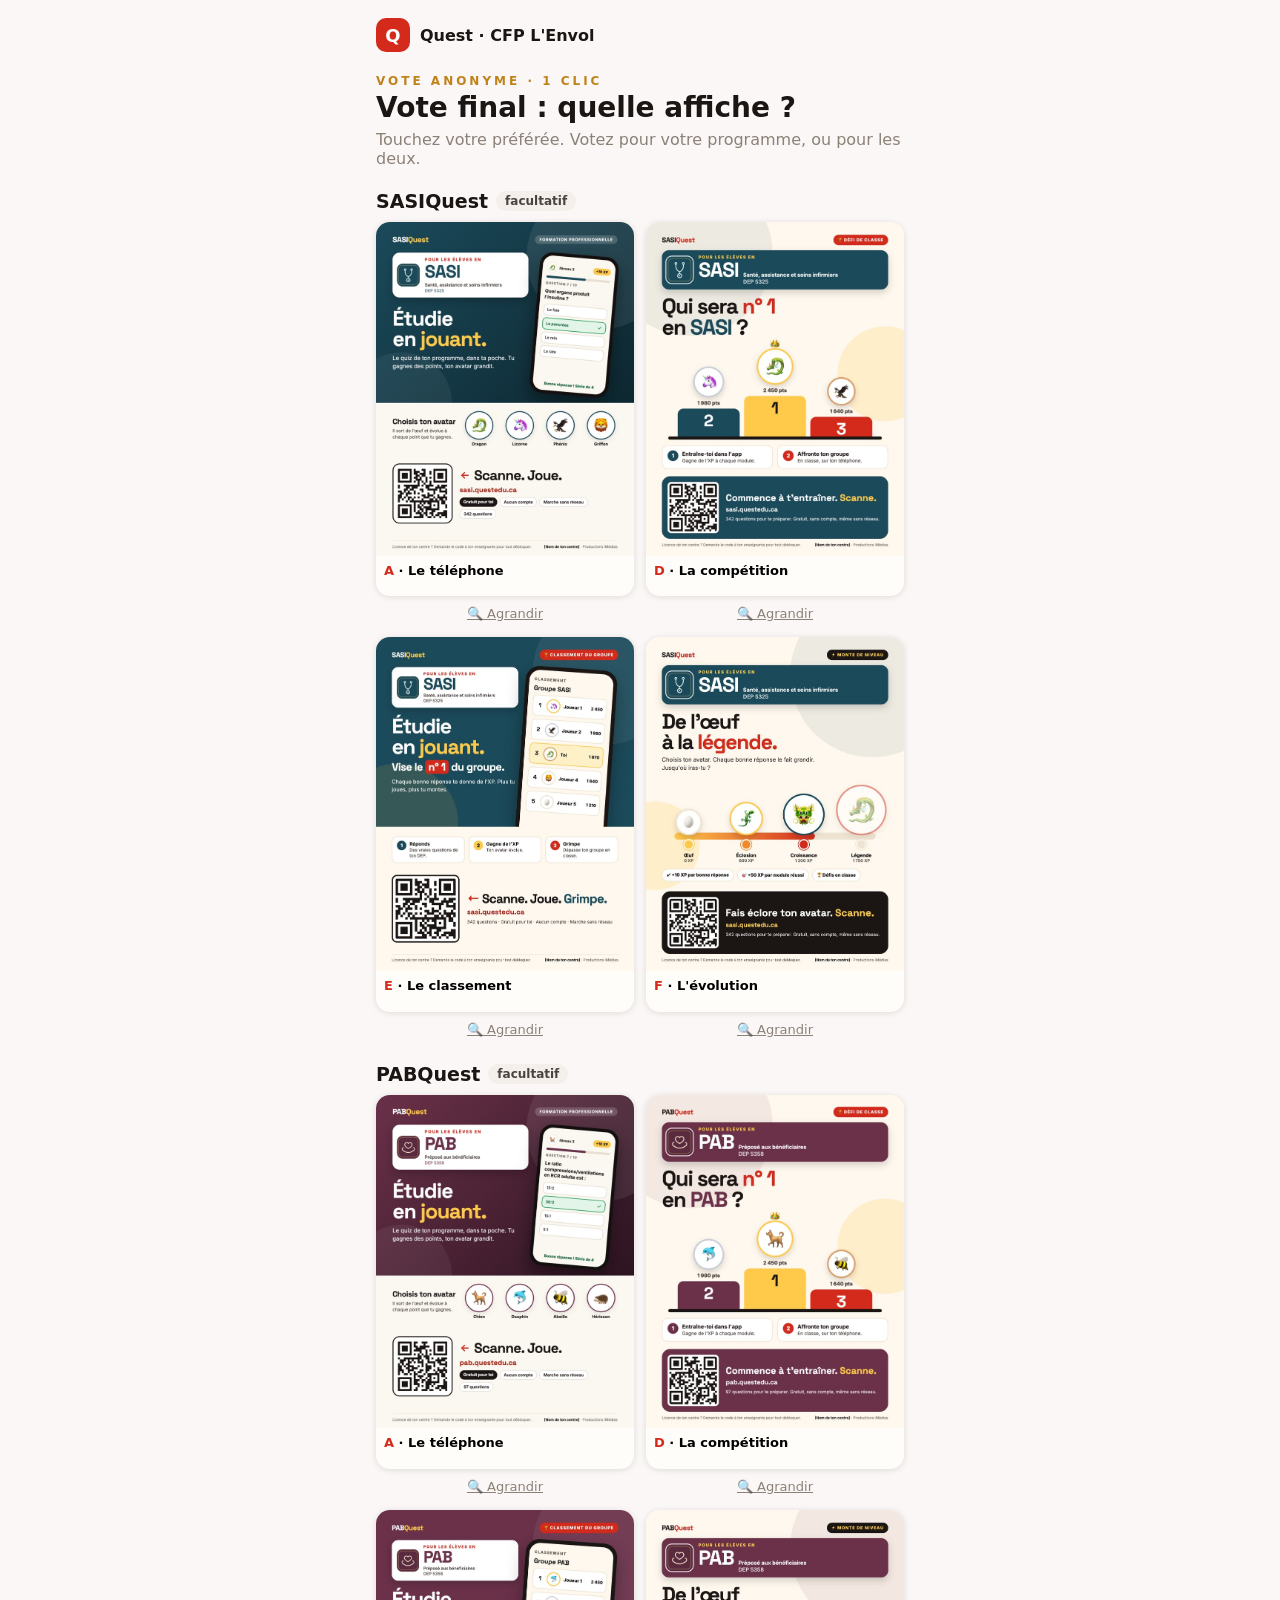
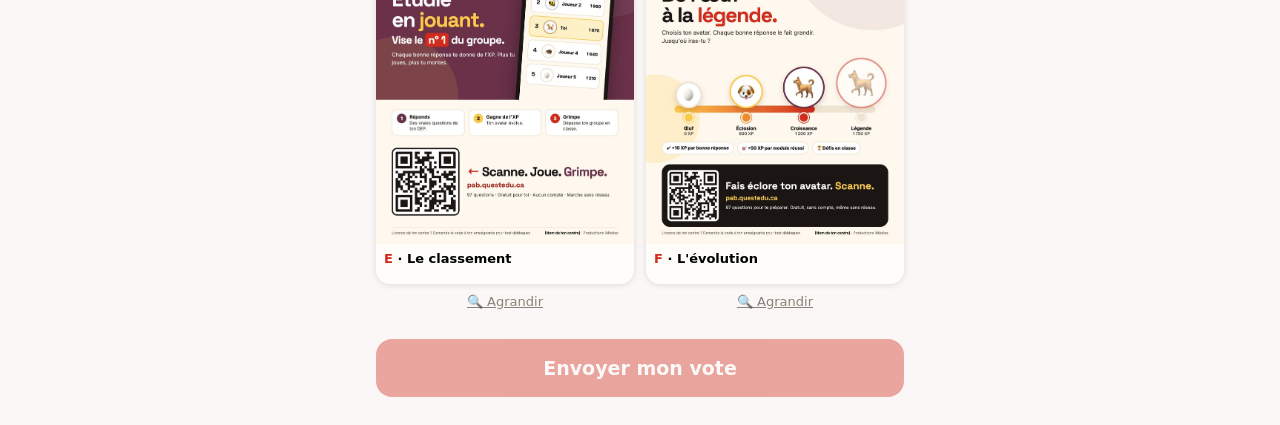
<file: vote/index.html>
<!DOCTYPE html>
<html lang="fr">
<head>
<meta charset="UTF-8" />
<meta name="viewport" content="width=device-width, initial-scale=1, viewport-fit=cover" />
<title>Vote des affiches — Quest</title>
<meta name="description" content="Votez pour l'affiche Quest que vous préférez pour vos élèves." />
<meta name="theme-color" content="#D42A1C" />
<link rel="icon" href="../favicon.svg" />
<style>
/* ============================================================
   Vote des affiches — écran de l'enseignante (téléphone)
   Anonyme : aucun nom, aucun compte, rien d'enregistré sur un
   serveur. Le vote passe en direct à l'écran projeté.
   ============================================================ */
:root{
  --rouge:#D42A1C; --rouge-f:#A81E12; --encre:#1B1614; --texte:#4A423E; --gris:#8C8177;
  --or:#BF831A; --vert:#2E8B57; --fond:#FAF7F6; --carte:#FFFDF9; --ligne:#E7DFD0; --rose:#FBE7E4; --sable:#F4EFEA;
  color-scheme: light;
}
@media (prefers-color-scheme: dark){ html,body{ background:#FAF7F6 !important; color:#1B1614 !important; } }
*{ box-sizing:border-box; -webkit-tap-highlight-color:transparent; }
html,body{ margin:0; background:var(--fond); color:var(--encre); font-family:"Trebuchet MS", system-ui, sans-serif; }
button{ font:inherit; }
.ecran{ max-width:560px; margin:0 auto; padding:max(18px, env(safe-area-inset-top)) 16px max(28px, env(safe-area-inset-bottom)); }
.haut{ display:flex; align-items:center; gap:10px; font-weight:700; }
.haut .mk{ width:34px; height:34px; border-radius:10px; background:var(--rouge); color:#fff; display:grid; place-items:center; font-size:18px; }
.sur{ font-size:12px; font-weight:700; letter-spacing:3px; color:var(--or); text-transform:uppercase; margin:22px 0 4px; }
h1{ font-size:28px; margin:0 0 6px; line-height:1.15; }
.muted{ color:var(--gris); margin:0; }
.prog{ margin-top:22px; }
.prog h2{ font-size:19px; margin:0 0 10px; display:flex; align-items:center; gap:8px; }
.prog h2 .pastille{ font-size:12px; font-weight:700; padding:3px 9px; border-radius:99px; background:var(--sable); color:var(--texte); }
.prog h2 .pastille.ok{ background:var(--vert); color:#fff; }
.cartes{ display:grid; grid-template-columns:repeat(2, 1fr); gap:12px; }
.c{ position:relative; border:0; padding:0; background:var(--carte); border-radius:14px; overflow:hidden; box-shadow:0 1px 6px rgba(27,22,20,.12); text-align:left; }
.c img{ display:block; width:100%; aspect-ratio:1632/2112; object-fit:cover; background:var(--sable); }
.c .nom{ display:block; min-height:3.1em; padding:7px 8px 9px; font-size:13px; font-weight:700; line-height:1.2; }
.c .nom b{ color:var(--rouge); }
.c.choisi{ outline:4px solid var(--rouge); outline-offset:2px; }
.c.choisi::after{ content:"✓"; position:absolute; top:6px; right:6px; width:28px; height:28px; border-radius:50%; background:var(--rouge); color:#fff; display:grid; place-items:center; font-weight:800; }
.c.eteint{ opacity:.45; }
.loupe{ display:block; width:100%; margin-top:6px; border:0; background:none; color:var(--gris); font-size:13px; text-decoration:underline; padding:4px; }
.btn{ width:100%; border:0; border-radius:16px; padding:18px; font-weight:700; font-size:19px; background:var(--rouge); color:#fff; margin-top:26px; }
.btn:disabled{ opacity:.4; }
.btn.sec{ background:var(--carte); color:var(--encre); border:1px solid var(--ligne); margin-top:12px; }
.merci{ text-align:center; margin-top:40px; }
.merci .gros{ font-size:72px; }
.recap{ display:grid; gap:10px; margin-top:20px; text-align:left; }
.recap div{ background:var(--carte); border:1px solid var(--ligne); border-radius:14px; padding:12px 14px; display:flex; align-items:center; gap:12px; }
.recap img{ width:44px; border-radius:6px; }
.statut{ margin-top:16px; font-size:15px; font-weight:700; }
.statut.ok{ color:var(--vert); } .statut.att{ color:var(--or); }
.zoom{ position:fixed; inset:0; background:rgba(27,22,20,.92); display:flex; flex-direction:column; align-items:center; justify-content:center; padding:16px; z-index:10; }
.zoom img{ max-width:100%; max-height:82vh; border-radius:12px; }
.zoom button{ margin-top:14px; border:0; border-radius:99px; padding:12px 26px; font-weight:700; background:#fff; color:var(--encre); }
.ferme{ text-align:center; margin-top:60px; }
</style>
</head>
<body>
<div class="ecran" id="app"></div>
<div id="zoom"></div>

<script type="module">
import { createClient } from "/lib/supabase-2.119.2.esm.js";

const SUPABASE_URL = "https://gejmaxobebsamvfkkpoj.supabase.co";
const SUPABASE_KEY = "sb_publishable_jqf5eYy0Coka5d0-E86JJQ_bCiQDyvD";
const supabase = createClient(SUPABASE_URL, SUPABASE_KEY);
const TOUR = "final-2026-11";   // vote final : A, D, E, F (votes enregistrés dans Supabase)

const STYLES = [["A", "Le téléphone"], ["D", "La compétition"], ["E", "Le classement"], ["F", "L'évolution"]];
const PROGS = [["s", "SASI", "SASIQuest"], ["p", "PAB", "PABQuest"]];

const lire = (k) => { try { return JSON.parse(localStorage.getItem(k)); } catch { return null; } };
const ecrire = (k, v) => { try { localStorage.setItem(k, JSON.stringify(v)); } catch {} };

let id = lire("vote-id");
if (typeof id !== "string" || id.length < 4) { id = Math.random().toString(36).slice(2, 10); ecrire("vote-id", id); }

let sauve = lire("vote-choix") || {};
if (sauve.tour !== TOUR) sauve = {};                       // anciens votes (tour précédent) : on repart à zéro
const S = {
  choix: { s: sauve.s ?? null, p: sauve.p ?? null },
  envoye: !!sauve.envoye,
  recu: !!sauve.recu, erreur: "", ouvert: true,
};
const garder = () => ecrire("vote-choix", { s: S.choix.s, p: S.choix.p, envoye: S.envoye, recu: S.recu, tour: TOUR });

/* ---------------------------------------------------------- enregistrement
   Chaque vote est ENREGISTRÉ (fonction voter_affiche) : plus besoin que l'écran
   des résultats soit ouvert. Un vote par téléphone ; le dernier remplace. */
async function envoyer() {
  S.erreur = ""; rendreStatut();
  const { data, error } = await supabase.rpc("voter_affiche", { p_tour: TOUR, p_votant: id, p_s: S.choix.s, p_p: S.choix.p });
  if (error) { S.recu = false; S.erreur = "Le vote n'a pas pu être envoyé. Vérifiez votre connexion, puis réessayez."; }
  else if (data === "ferme") { S.recu = false; S.ouvert = false; }
  else if (data === "ok") { S.recu = true; }
  else { S.recu = false; S.erreur = "Le vote n'a pas pu être enregistré."; }
  garder(); rendre();
}

/* ---------------------------------------------------------- affichage */
const app = document.getElementById("app");
const img = (st, pr) => `${st}-${pr}.jpg`;

function rendre() {
  if (!S.ouvert) {
    app.innerHTML = `${entete()}<div class="ferme"><div style="font-size:64px">🗳️</div><h1>Le vote est terminé</h1><p class="muted">Merci ! Philippe vous communiquera l'affiche gagnante.</p></div>`;
    return;
  }
  if (S.envoye) {
    app.innerHTML = `${entete()}
      <div class="merci"><div class="gros">🙌</div><h1>Merci pour votre vote !</h1>
        <div class="recap">${PROGS.filter(([k]) => S.choix[k] !== null).map(([k, pr, nom]) => {
          const [l, t] = STYLES[S.choix[k]];
          return `<div><img src="${img(l, pr)}" alt=""><span><b>${nom}</b><br>Affiche ${l} · ${t}</span></div>`;
        }).join("")}</div>
        <div class="statut" id="statut"></div>
      </div>
      ${S.ouvert ? `<button class="btn sec" id="modif">Modifier mon vote</button>` : ""}`;
    const m = document.getElementById("modif");
    if (m) m.onclick = () => { S.envoye = false; garder(); rendre(); };
    rendreStatut();
    return;
  }
  const pret = S.choix.s !== null || S.choix.p !== null;
  app.innerHTML = `${entete()}
    <div class="sur">Vote anonyme · 1 clic</div>
    <h1>Vote final : quelle affiche ?</h1>
    <p class="muted">Touchez votre préférée. Votez pour votre programme, ou pour les deux.</p>
    ${PROGS.map(([k, pr, nom]) => `
      <section class="prog">
        <h2>${nom} <span class="pastille ${S.choix[k] !== null ? "ok" : ""}">${S.choix[k] !== null ? "✓ choisie" : "facultatif"}</span></h2>
        <div class="cartes">${STYLES.map(([l, t], i) => `
          <div>
            <button class="c ${S.choix[k] === i ? "choisi" : S.choix[k] !== null ? "eteint" : ""}" data-k="${k}" data-i="${i}" aria-label="${nom}, affiche ${l}, ${t}">
              <img src="${img(l, pr)}" alt="" loading="lazy"><span class="nom"><b>${l}</b> · ${t}</span>
            </button>
            <button class="loupe" data-z="${img(l, pr)}">🔍 Agrandir</button>
          </div>`).join("")}
        </div>
      </section>`).join("")}
    <button class="btn" id="go" ${pret ? "" : "disabled"}>Envoyer mon vote</button>`;
  app.querySelectorAll(".c").forEach((b) => b.onclick = () => {
    const k = b.dataset.k, i = Number(b.dataset.i);
    S.choix[k] = S.choix[k] === i ? null : i; garder(); rendre();
  });
  app.querySelectorAll(".loupe").forEach((b) => b.onclick = () => zoom(b.dataset.z));
  document.getElementById("go").onclick = () => { S.envoye = true; S.recu = false; garder(); rendre(); envoyer(); };
}
function entete() { return `<div class="haut"><div class="mk">Q</div><span>Quest · CFP L'Envol</span></div>`; }
function rendreStatut() {
  const el = document.getElementById("statut"); if (!el) return;
  if (S.recu) { el.className = "statut ok"; el.textContent = "✓ Vote enregistré. Vous pouvez fermer la page."; }
  else if (S.erreur) { el.className = "statut att"; el.innerHTML = S.erreur + ' <button class="btn sec" id="reessai" style="margin-top:10px">Réessayer</button>'; document.getElementById("reessai").onclick = envoyer; }
  else { el.className = "statut att"; el.textContent = "Envoi en cours…"; }
}
function zoom(src) {
  const z = document.getElementById("zoom");
  z.innerHTML = `<div class="zoom"><img src="${src}" alt=""><button>Fermer</button></div>`;
  z.querySelector("button").onclick = () => z.innerHTML = "";
  z.querySelector(".zoom").onclick = (e) => { if (e.target.classList.contains("zoom")) z.innerHTML = ""; };
}
if (S.envoye && !S.recu) envoyer();   // vote resté en suspens (page fermée trop tôt) : on le renvoie
rendre();
</script>
</body>
</html>
</file>
<file: style.css>
/* ============================================================
   Quest — portail questedu.ca
   Identité Quest : fond sombre + accent or, cartes surélevées.
   Palette reprise du moteur des apps (style.css).
   ============================================================ */
:root{
  --gold:#f7b500;
  --gold-hi:#ffd24d;
  --gold-2:#d99a00;
  --dark:#1c2126;
  --dark-2:#171b1f;
  --card:#2f383f;
  --card-2:#38424a;
  --line:rgba(255,255,255,.09);
  --text:#f2f2f2;
  --muted:#a9b2ba;
  --radius:16px;
  --maxw:1120px;
  --sans:-apple-system,BlinkMacSystemFont,"Segoe UI",Roboto,Helvetica,Arial,sans-serif;
}
*{box-sizing:border-box;}
html{scroll-behavior:smooth;}
body{
  margin:0;font-family:var(--sans);color:var(--text);line-height:1.6;
  background:radial-gradient(1200px 600px at 50% -10%,#232a31 0%,var(--dark) 45%,var(--dark-2) 100%);
  background-attachment:fixed;-webkit-font-smoothing:antialiased;text-rendering:optimizeLegibility;
}
a{color:inherit;text-decoration:none;}
.wrap{max-width:var(--maxw);margin:0 auto;padding:0 22px;}

/* ---- Header ---- */
header.nav{position:sticky;top:0;z-index:50;background:rgba(23,27,31,.72);backdrop-filter:blur(12px);border-bottom:1px solid var(--line);}
.nav .wrap{display:flex;flex-wrap:wrap;align-items:center;justify-content:space-between;gap:8px 24px;min-height:64px;padding-top:9px;padding-bottom:9px;}
.brand{display:flex;align-items:center;gap:11px;flex:0 0 auto;}
.brand .mk{width:30px;height:30px;border-radius:8px;background:linear-gradient(150deg,var(--gold-hi),var(--gold) 55%,var(--gold-2));display:flex;align-items:center;justify-content:center;box-shadow:0 4px 14px rgba(247,181,0,.35);flex:0 0 auto;}
.brand .mk b{color:var(--dark);font-weight:900;font-size:17px;line-height:1;}
.brand .wordmark{font-size:19px;font-weight:800;letter-spacing:.01em;white-space:nowrap;}
.brand .wordmark span{color:var(--gold);}
.nav .navlinks{display:flex;flex-wrap:wrap;gap:8px 18px;align-items:center;justify-content:flex-end;flex:0 0 auto;}
.nav .navlinks a{color:var(--muted);font-size:14px;font-weight:600;white-space:nowrap;transition:color .15s;}
.nav .navlinks a:hover{color:var(--text);}
@media(max-width:560px){
  .nav .wrap{flex-direction:column;align-items:flex-start;gap:2px 0;}
  .nav .navlinks{width:100%;justify-content:flex-start;}
  .nav .navlinks a.hide-sm{display:none;}
}
@media(max-width:430px){.nav .navlinks{gap:6px 14px;}.nav .navlinks a{font-size:13px;}}

/* ---- Hero ---- */
.hero{text-align:center;padding:74px 0 26px;}
.hero .eyebrow{display:inline-flex;align-items:center;gap:9px;font-size:12px;letter-spacing:.18em;text-transform:uppercase;font-weight:800;color:var(--gold);margin-bottom:18px;}
.hero .eyebrow::before,.hero .eyebrow::after{content:"";width:22px;height:2px;background:linear-gradient(90deg,transparent,var(--gold));border-radius:2px;}
.hero .eyebrow::after{background:linear-gradient(90deg,var(--gold),transparent);}
.hero h1{font-size:clamp(30px,5.4vw,52px);font-weight:900;letter-spacing:-.01em;line-height:1.06;margin:0 auto 16px;max-width:14ch;}
.hero h1 em{font-style:normal;color:var(--gold);}
.hero p.lead{font-size:clamp(16px,2.1vw,19px);color:var(--muted);max-width:60ch;margin:0 auto 22px;}
.badges{display:flex;gap:10px;justify-content:center;flex-wrap:wrap;margin-bottom:8px;}
.badges .pill{font-size:13px;font-weight:700;color:var(--text);background:rgba(255,255,255,.06);border:1px solid var(--line);border-radius:999px;padding:7px 15px;}
.badges .pill b{color:var(--gold);}

/* ---- Section ---- */
section{padding:34px 0;}
.sec-head{max-width:var(--maxw);margin:0 auto 22px;padding:0 22px;}
.sec-head h2{font-size:clamp(21px,3vw,27px);font-weight:800;margin:0 0 6px;}
.sec-head p{color:var(--muted);margin:0;font-size:15px;}

/* ---- Grille d'apps ---- */
.apps{display:grid;grid-template-columns:repeat(auto-fill,minmax(268px,1fr));gap:18px;}
.app-card{position:relative;display:flex;flex-direction:column;background:linear-gradient(180deg,var(--card-2),var(--card));border:1px solid var(--line);border-radius:var(--radius);padding:20px;transition:transform .18s ease,box-shadow .18s ease,border-color .18s ease;box-shadow:0 1px 2px rgba(0,0,0,.2);}
.app-card:hover{transform:translateY(-4px);border-color:rgba(247,181,0,.5);box-shadow:0 16px 40px rgba(0,0,0,.45);}
.app-badge{width:52px;height:52px;border-radius:14px;background:linear-gradient(150deg,var(--gold-hi),var(--gold) 55%,var(--gold-2));display:flex;align-items:center;justify-content:center;font-size:26px;box-shadow:0 6px 18px rgba(247,181,0,.28);margin-bottom:14px;}
.app-card .tag{font-size:11px;font-weight:800;color:var(--gold);letter-spacing:.06em;text-transform:uppercase;}
.app-card h3{font-size:19px;font-weight:800;margin:7px 0 3px;}
.app-card .prog{font-size:13.5px;color:var(--muted);margin:0 0 16px;}
.app-card .open{margin-top:auto;display:inline-flex;align-items:center;gap:6px;align-self:flex-start;background:linear-gradient(150deg,var(--gold-hi),var(--gold) 60%,var(--gold-2));color:var(--dark);font-weight:800;font-size:13.5px;padding:9px 15px;border-radius:10px;transition:transform .15s ease,box-shadow .15s ease;}
.app-card .open:hover{transform:translateX(2px);box-shadow:0 6px 16px rgba(247,181,0,.32);}

/* ---- Espace enseignant ---- */
.teacher{background:linear-gradient(160deg,rgba(247,181,0,.10),rgba(247,181,0,.03));border:1px solid rgba(247,181,0,.28);border-radius:20px;padding:30px;display:flex;gap:26px;align-items:center;justify-content:space-between;flex-wrap:wrap;}
.teacher .t-txt{max-width:60ch;}
.teacher h2{font-size:24px;font-weight:800;margin:0 0 8px;}
.teacher p{color:var(--muted);margin:0;font-size:15px;}
.teacher .t-emoji{font-size:34px;}
.btn-gold{display:inline-block;background:linear-gradient(150deg,var(--gold-hi),var(--gold) 60%,var(--gold-2));color:var(--dark);font-weight:800;font-size:15px;padding:13px 24px;border-radius:12px;box-shadow:0 8px 22px rgba(247,181,0,.28);transition:transform .16s ease,box-shadow .16s ease;white-space:nowrap;}
.btn-gold:hover{transform:translateY(-2px);box-shadow:0 12px 30px rgba(247,181,0,.4);}

/* ---- Soon ---- */
.soon{display:flex;gap:13px;align-items:center;background:rgba(255,255,255,.04);border:1px dashed var(--line);border-radius:14px;padding:15px 20px;margin-top:20px;}
.soon .plus{font-size:22px;color:var(--gold);font-weight:900;line-height:1;}
.soon b{color:var(--text);font-size:14.5px;}
.soon span{display:block;color:var(--muted);font-size:13px;margin-top:1px;}

/* ---- Footer ---- */
footer{border-top:1px solid var(--line);margin-top:26px;padding:34px 0 44px;}
footer .wrap{display:flex;flex-direction:column;gap:14px;align-items:center;text-align:center;}
footer .fbrand{font-weight:800;font-size:15px;}
footer .fbrand span{color:var(--gold);}
footer .flinks{display:flex;gap:8px 18px;flex-wrap:wrap;justify-content:center;font-size:13.5px;color:var(--muted);}
footer .flinks a{color:var(--muted);transition:color .15s;}
footer .flinks a:hover{color:var(--gold);}
footer .fnote{font-size:12.5px;color:var(--muted);max-width:64ch;}
</file>
